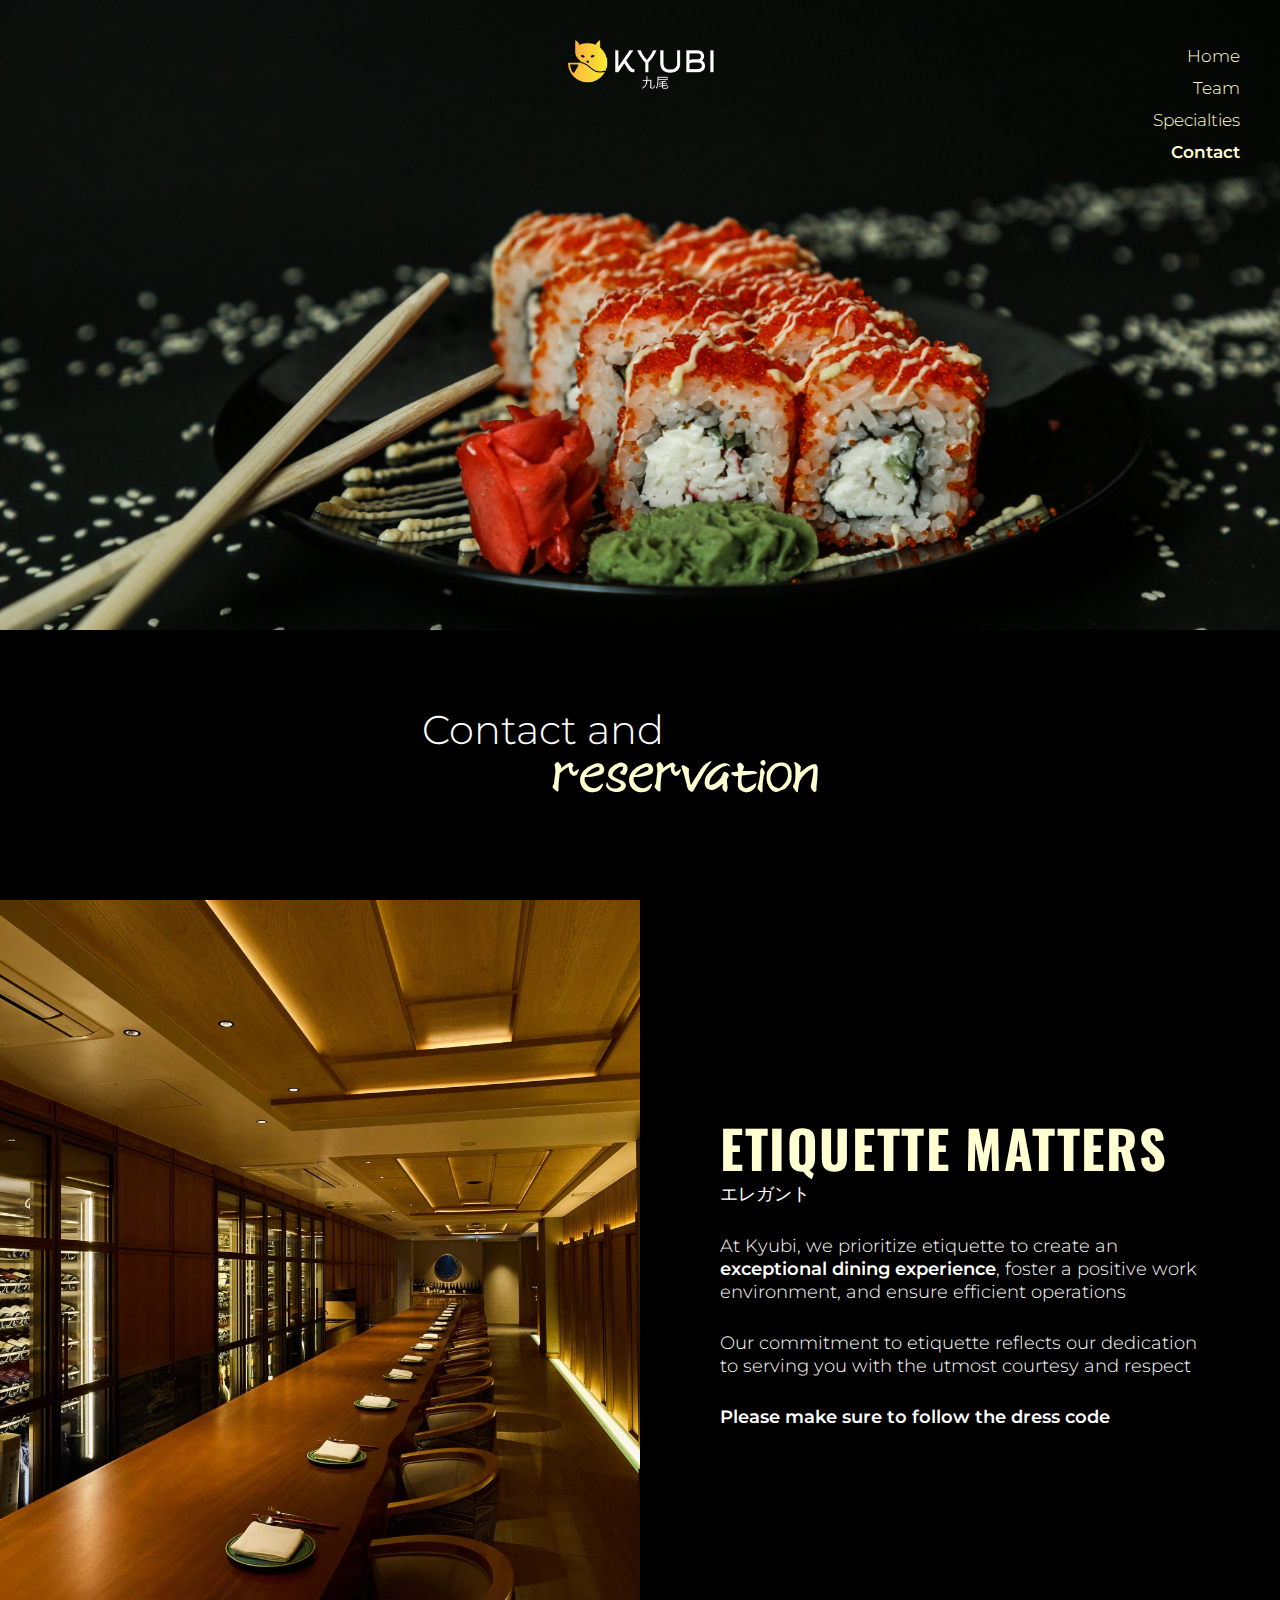
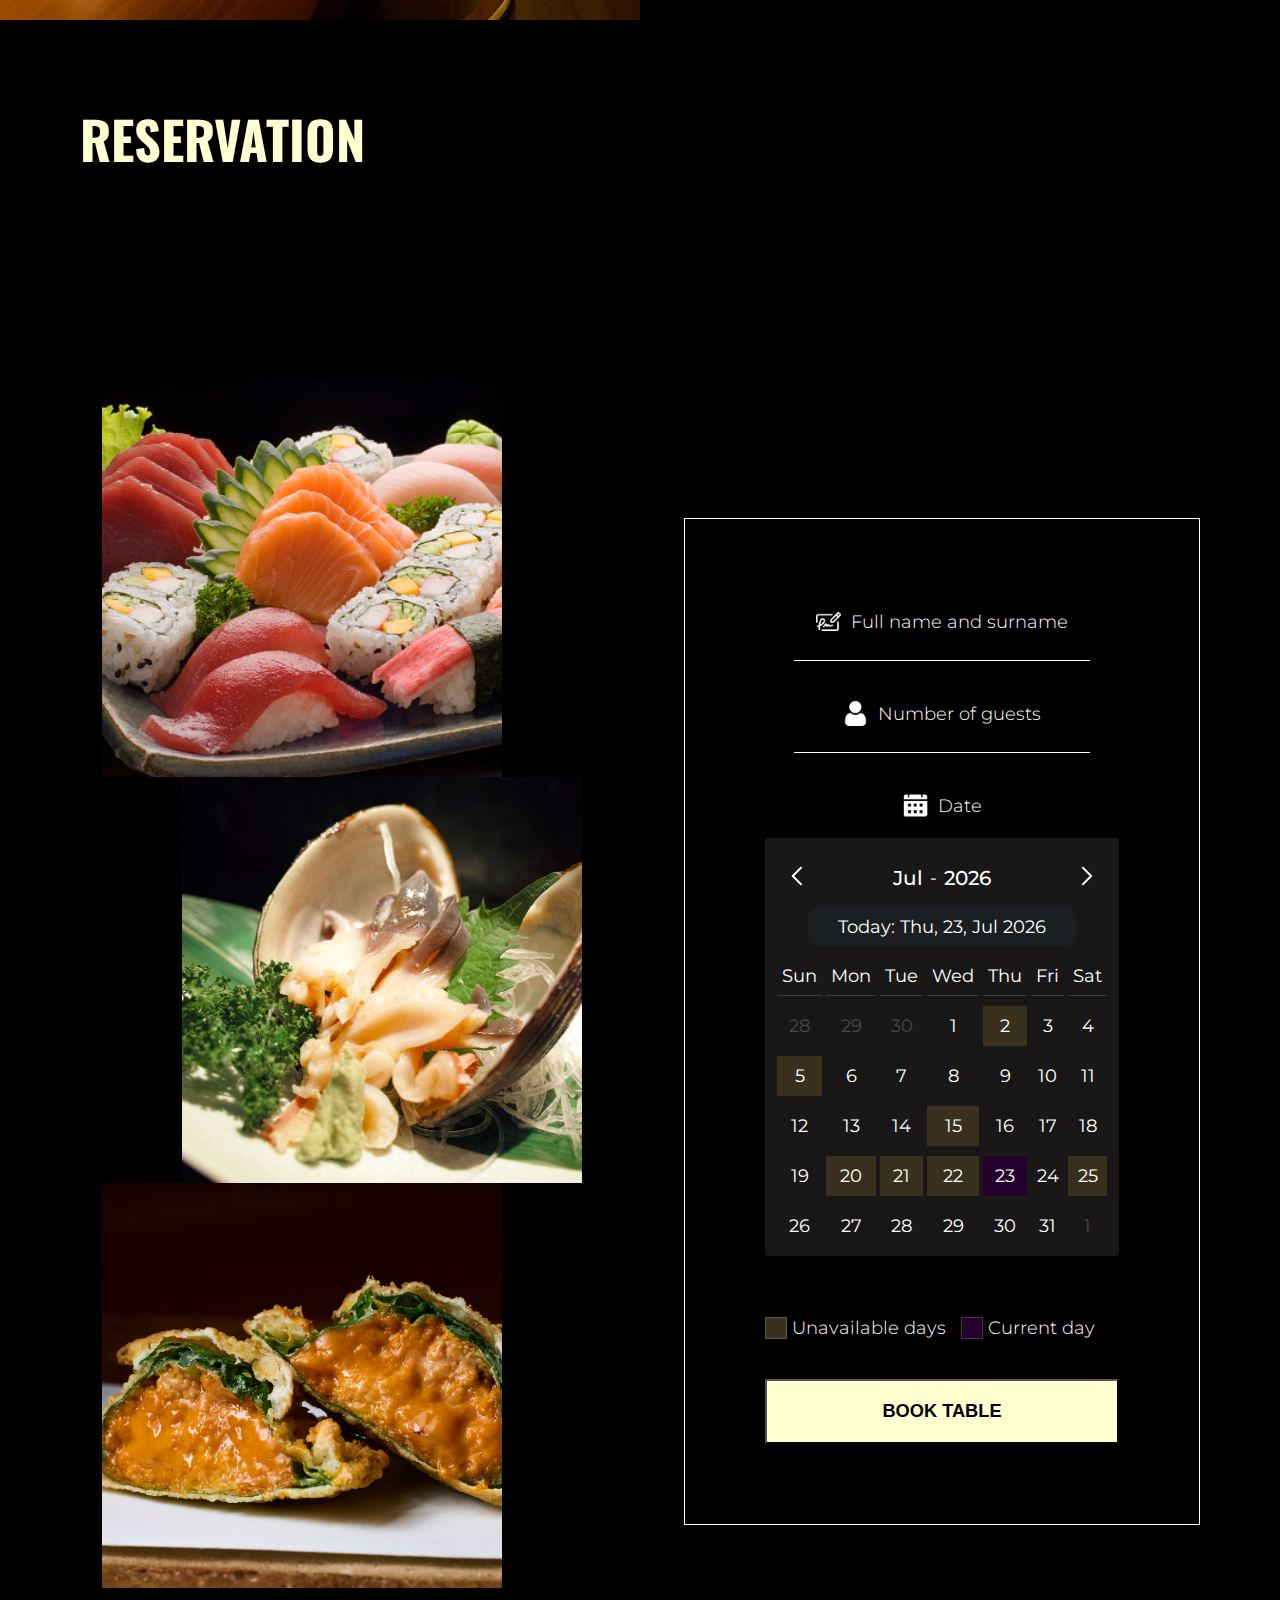
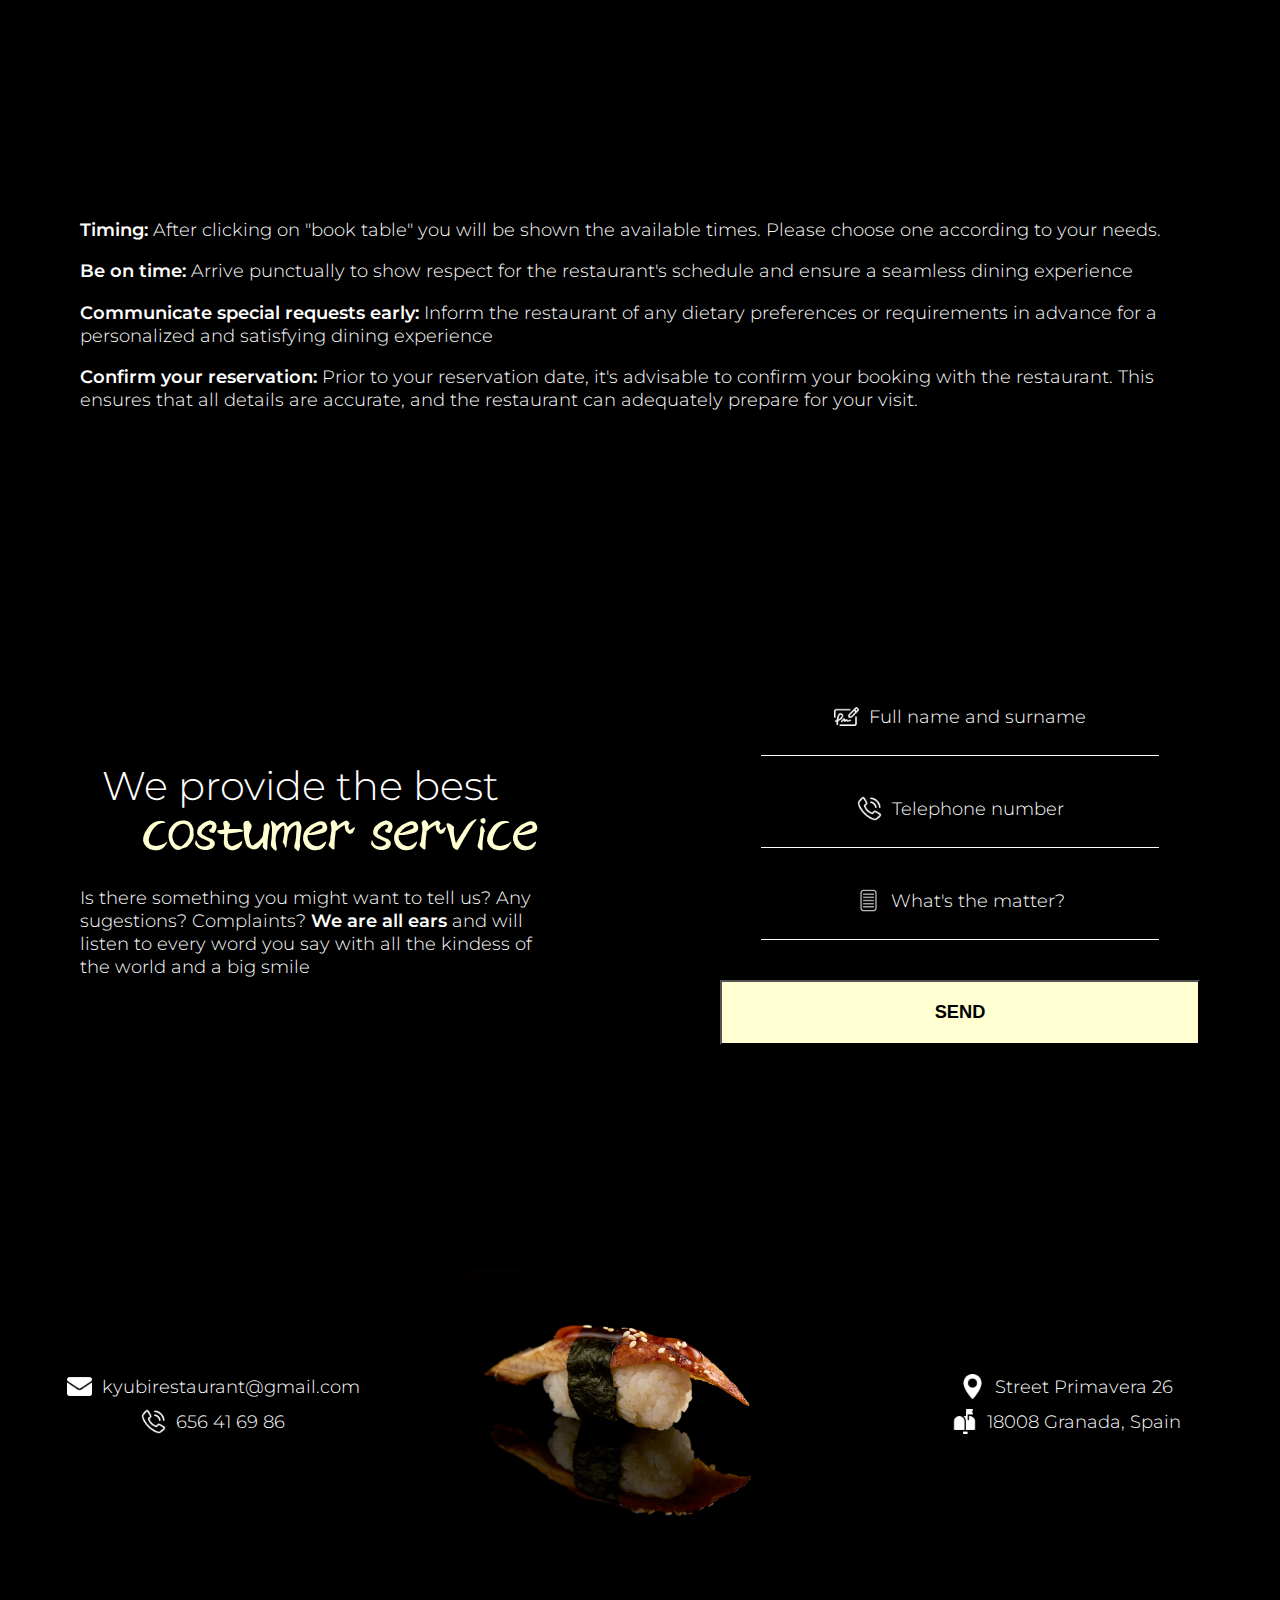
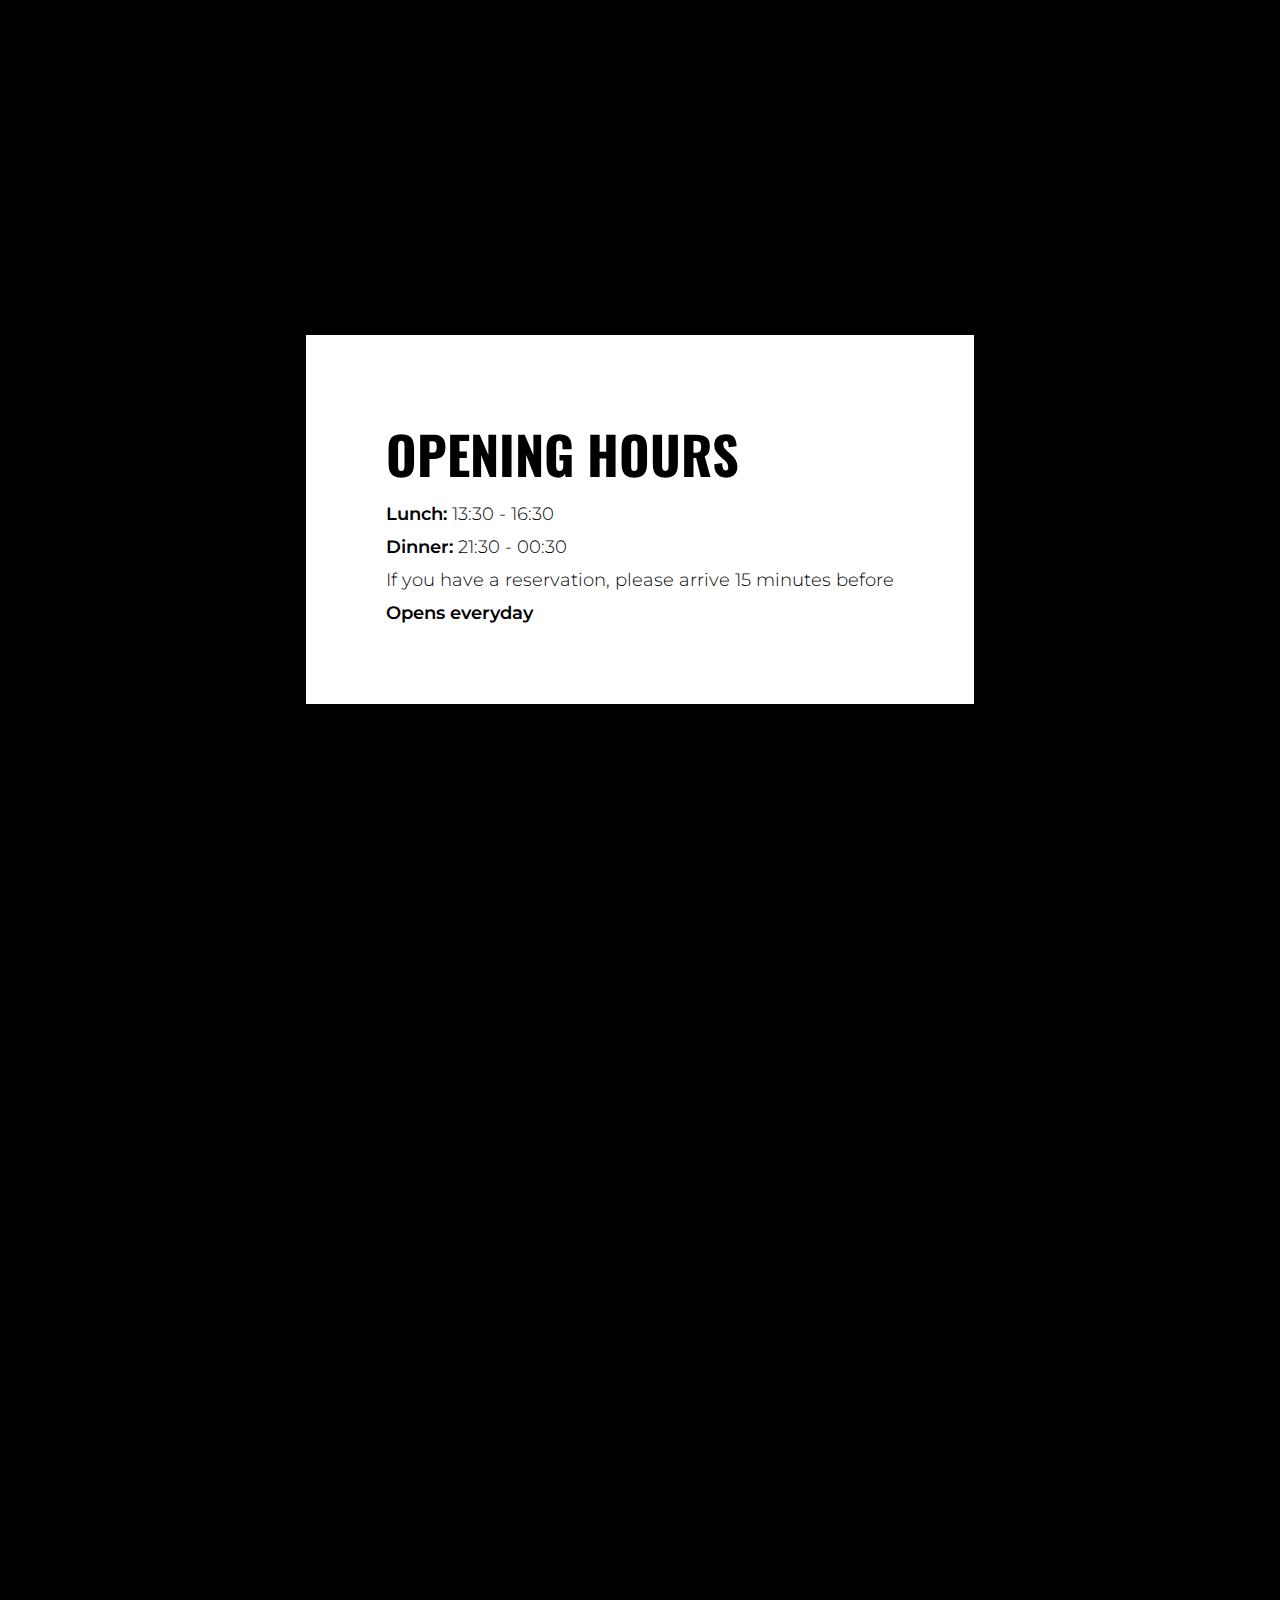
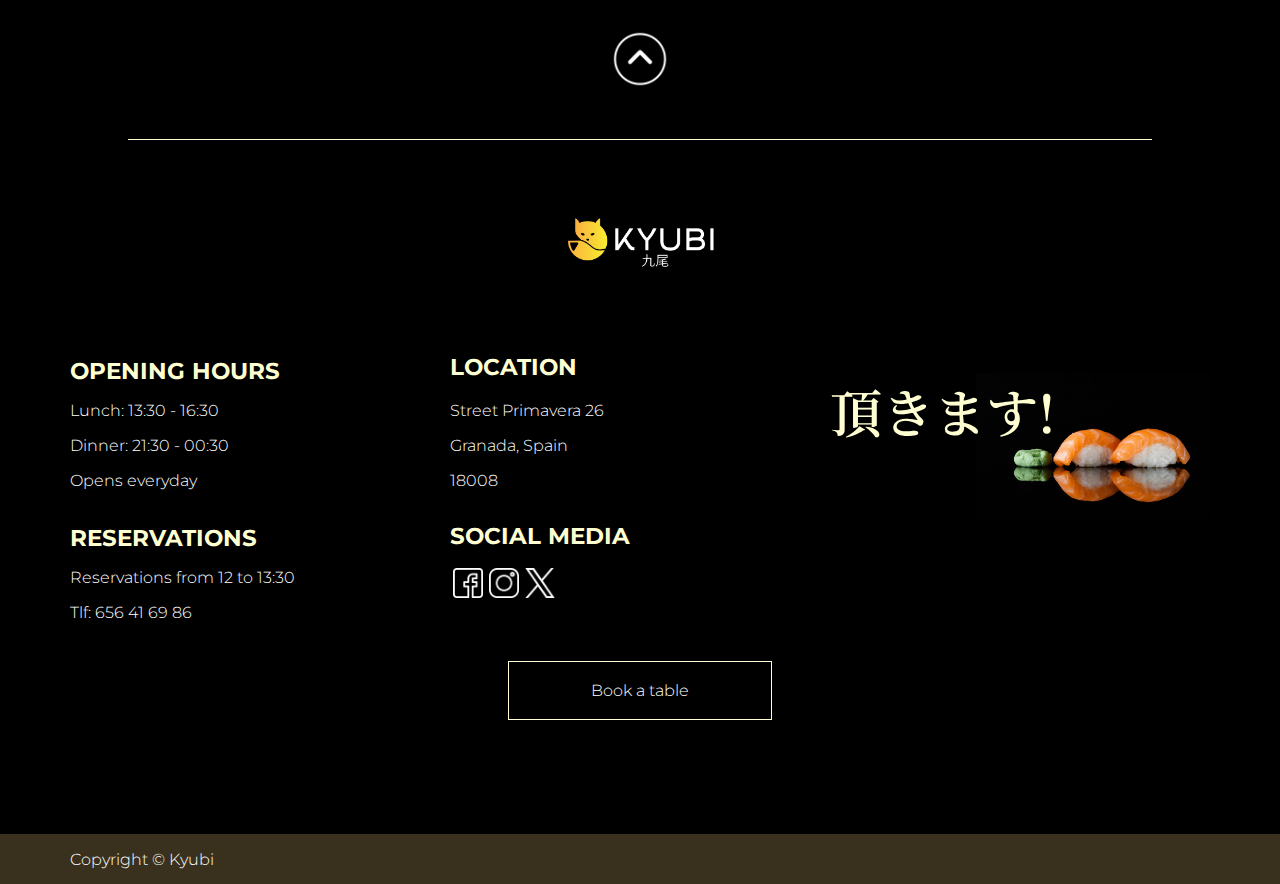
<file: web/contact.html>
<!DOCTYPE html>
<html lang="en">
<head>
    <meta charset="UTF-8">
    <meta name="viewport" content="width=device-width, initial-scale=1.0">
    <title>Menu</title>
    <link rel="stylesheet" href="css/mainStyle.css">
    <link rel="stylesheet" href="css/contact.css">
    <link rel="stylesheet" href="https://use.fontawesome.com/releases/v5.12.1/css/all.css" crossorigin="anonymous">
</head>
<body>
    
    <div class="hero-container" id="hero-container">
        <div class="hero">

            <nav id="#main_menu">
                <div class="nav-part">
                    <div class="empty"></div>
                </div>
                <div class="nav-part">
                    <div class="logo-container"><div class="logo"></div></div>
                </div>
                <div class="nav-part">
                    <div class="nav-links" id="myTopNav">
                        <ul>
                            <li><a href="index.html">Home</a></li>
                            <li><a href="team.html">Team</a></li>
                            <li><a href="menu.html ">Specialties</a></li>
                            <li><a href="contact.html">Contact</a></li>
                        </ul>
                    </div>
                </div>
            </nav>

            <div class="collapsed-menu">
                <input type="checkbox" id="hamburger-input" class="burger-shower" />
                <label id="hamburger-menu" for="hamburger-input">
                    <div class="line"></div>
                    <div class="line"></div>
                    <div class="line"></div>
                <nav id="sidebar-menu">
                    <ul>
                        <i class="fa fa-times" aria-hidden="true"></i>
                        <li><a href="index.html">Home</a></li>
                        <li><a href="team.html">Team</a></li>
                        <li><a href="menu.html ">Specialties</a></li>
                        <li><a href="contact.html">Contact</a></li>
                    </ul>
                </nav>
                </label>
                <div class="overlay"></div>
            </div>
    
        </div>

        <div class="text-hero">
            <div class="texts">
                <p>Contact and</p>
                <p>reservation</p>
            </div>
        </div>

    </div>

    
   
    <!-- etiquette matters -->

    <div class="etiquette-container">

        <div class="etiquette">

            <div class="etiquette-part">
                <h1>Etiquette matters</h1>
                <p>エレガント</p>
                <p>At Kyubi, we prioritize etiquette to create an <span>exceptional dining experience</span>, foster a positive work environment, and ensure efficient operations</p>
                <p>Our commitment to etiquette reflects our dedication to serving you with the utmost courtesy and 
                    respect</p>
                <p>Please make sure to follow the dress code</p>
            </div>

            <div class="etiquette-part">
                <div class="etiquette-image"></div>
            </div>

        </div>
    </div>

    <!-- revervation -->

    <div class="reservation-container">
        <h1>Reservation</h1>
        <div class="reservation">
            
            <div class="reservation-part">
                <div class="reservation-photos">
                    <div class="photo-res"></div>
                    <div class="photo-res"></div>
                    <div class="photo-res"></div>
                </div>
            </div>

            <div class="reservation-part">

                <div class="reservation-content">
                    <div class="reservation-form">

                        <form action="">

                            <div class="form-part">

                                <div class="text-form">

                                    <div class="icon"></div>
                                <label for="name">Full name and surname</label>

                                </div>

                                <div class="input">
                                    <input type="text" id="name" name="name">
                                </div>

                            </div>

                            <div class="form-part">

                                <div class="text-form">

                                    <div class="icon-person"></div>
                                        <label for="name">Number of guests</label>

                                     </div>

                                    <div class="input">
                                        <input type="number" id="name" name="name">
                                    </div>
                                
                            </div>

                            <div class="form-part">

                                <div class="text-form">

                                    <div class="icon-map"></div>
                                    <label for="name">Date</label>

                                </div>

                                <div class="calendar"></div>

                                

                            </div>
                            

                            
                            <div class="days">
                                <div class="unavailable-days">
                                    <div class="color unavailable"></div>
                                    <div class="text">Unavailable days</div>
                                </div>
                                <div class="current-days">
                                    <div class="color current"></div>
                                    <div class="text">Current day</div>
                                </div>
                            </div>
                            
                            <input type="submit" value="Book table">

                            
                          </form> 
                          
                    </div>
                </div>

            </div>

        </div>
    </div>

    <div class="reservation-notes">
        <p><span>Timing: </span>After clicking on "book table" you will be shown the available times. Please choose one according to your needs.</p>
        <p><span>Be on time: </span>Arrive punctually to show respect for the restaurant's schedule and ensure a seamless dining experience</p>
        <p><span>Communicate special requests early: </span> Inform the restaurant of any dietary preferences or requirements in advance for a personalized and satisfying dining experience</p>
        <p><span>Confirm your reservation: </span>Prior to your reservation date, it's advisable to confirm your booking with the restaurant. This ensures that all details are accurate, and the restaurant can adequately prepare for your visit.</p>
    </div>

    <!-- Costumer service -->

    <div class="costumer-service-container">

        <div class="costumer-service">

            <div class="costumer-service-part">
                <div class="text-costumer">
                    <div class="texts-costumer">
                        <p>We provide the best</p>
                        <p>costumer service</p>
                    </div>
                    <div class="description-costumer">Is there something you might want to tell us? Any sugestions? 
                        Complaints? <span>We are all ears</span> and will listen to every word you 
                        say with all the kindess of the world and a big smile</div>
                </div>
            </div>

            <div class="costumer-service-part">

                <form class ="costumer-form" action="">

                    <div class="form-part">

                        <div class="text-form">

                            <div class="icon-costumer"></div>
                        <label for="name">Full name and surname</label>

                        </div>

                        <div class="input">
                            <input type="text" id="name" name="name">
                        </div>

                    </div>

                    <div class="form-part">

                        <div class="text-form">

                            <div class="icon-costumer-tfn"></div>
                        <label for="name">Telephone number</label>

                        </div>

                        <div class="input">
                            <input type="text" id="name" name="name">
                        </div>

                    </div>

                    <div class="form-part">

                        <div class="text-form">

                            <div class="icon-costumer-matter"></div>
                        <label for="name">What's the matter?</label>

                        </div>

                        <div class="input">
                            <input type="text" id="name" name="name">
                        </div>

                    </div>

                    <input type="submit" value="SEND">
                    
                    </form>
            </div>

        </div>

    </div>

    <div class="ways-contact-container">

        <div class="ways-contact">

            <div class="ways-contact-part">

                <div class="row">
                    <div class="row-photo-mail"></div>
                    <div class="row-text">kyubirestaurant@gmail.com</div>
                </div>

                <div class="row">
                    <div class="row-photo-tfn"></div>
                    <div class="row-text">656 41 69 86</div>
                </div>

            </div>

            <div class="ways-contact-part">
                <div class="ways-contact-photo"></div>
            </div>

            <div class="ways-contact-part">

                <div class="row">
                    <div class="row-photo-location"></div>
                    <div class="row-text">Street Primavera 26</div>
                </div>

                <div class="row">
                    <div class="row-photo-direction"></div>
                    <div class="row-text">18008 Granada, Spain</div>
                </div>

            </div>

        </div>

    </div>

     <!-- schedule -->

    <div class="schedule-container">
        <div class="schedule">

            <div class="schedule-part">
                <div class="schedule-empty"></div>
            </div>
           
            <div class="schedule-part">
                <div class="schedule-text">
                    <h1>Opening hours</h1>
                      <p><span>Lunch:</span> 13:30 - 16:30</p>
                      <p><span>Dinner:</span> 21:30 - 00:30</p>
                      <p>If you have a reservation, please arrive 15 minutes before</p>
                      <p><span>Opens everyday</span></p>
                </div>
            </div>

             <div class="schedule-part">
                <div class="schedule-empty"></div>
            </div>

        </div>
    </div>

      <!-- iframe -->

      <div class="iframe-container">
        <iframe class ="map-iframe" src="https://www.google.com/maps/embed?pb=!1m18!1m12!1m3!1d3179.6414244026196!2d-3.5937645886141394!3d37.161224872030296!2m3!1f0!2f0!3f0!3m2!1i1024!2i768!4f13.1!3m3!1m2!1s0xd71fca6107464e5%3A0x5cc395f96e47c0d9!2sIES%20Zaid%C3%ADn%20Vergeles!5e0!3m2!1sen!2ses!4v1699618367298!5m2!1sen!2ses" width="600" height="540" style="border:0;" allowfullscreen="" loading="lazy" referrerpolicy="no-referrer-when-downgrade"></iframe>
    </div>


       <!-- footer -->

    <div class="arrow-up">
      <div class="img-arrow"><a href="#hero-container"><img src="./assets/photos/flechaarriba.png" alt="arrow to go up"></a></div>
  </div>
  
  <footer>
      
      <div class="logo-footer">
          <img src="./assets/photos/logo.png" alt="logo">
      </div>

      <div class="footer-content">

          <div class="footer-part">
              <div class="opening-hours">
                  <h1>Opening hours</h1>
                  <p>Lunch: 13:30 - 16:30</p>
                  <p>Dinner: 21:30 - 00:30</p>
                  <p>Opens everyday</p>
              </div>
              <div class="reservations">
                  <h1>Reservations</h1>
                  <p>Reservations from 12 to 13:30</p>
                  <p>Tlf: 656 41 69 86</p>
              </div>
          </div>

          <div class="footer-part">
              <div class="location">
                  <h1>Location</h1>
                  <p>Street Primavera 26</p>
                  <p>Granada, Spain</p>
                  <p>18008</p>
              </div>

              <div class="social-media-container">
                  <h1>Social media</h1>
                  <div class="social-media-icons">
                      <div class="facebook"><a href=""><img src="./assets/photos/facebook.png" alt="facebook"></a></div>
                      <div class="instagram"><a href=""><img src="./assets/photos/instagram.png" alt="instagram"></a></div>
                      <div class="x"><a href=""><img src="./assets/photos/twitter.png" alt="x"></a></div>
                  </div>
              </div>

          </div>

          <div class="footer-part">
              <div class="nav-footer">

                  <div class="itadakimasu">
                      <h1>頂きます!</h1>
                  </div>

              </div>
          </div>

      </div>

      <div class="reserve-button">
        <p><a href="contact.html">Book a table</a></p>
    </div>

  </footer>

  <div class="copyright">
    <div class="text-copyright">
        <p>Copyright © Kyubi</p>
    </div>
  </div>

  <script src="js/js.js"></script>
</body>
</html>
</file>
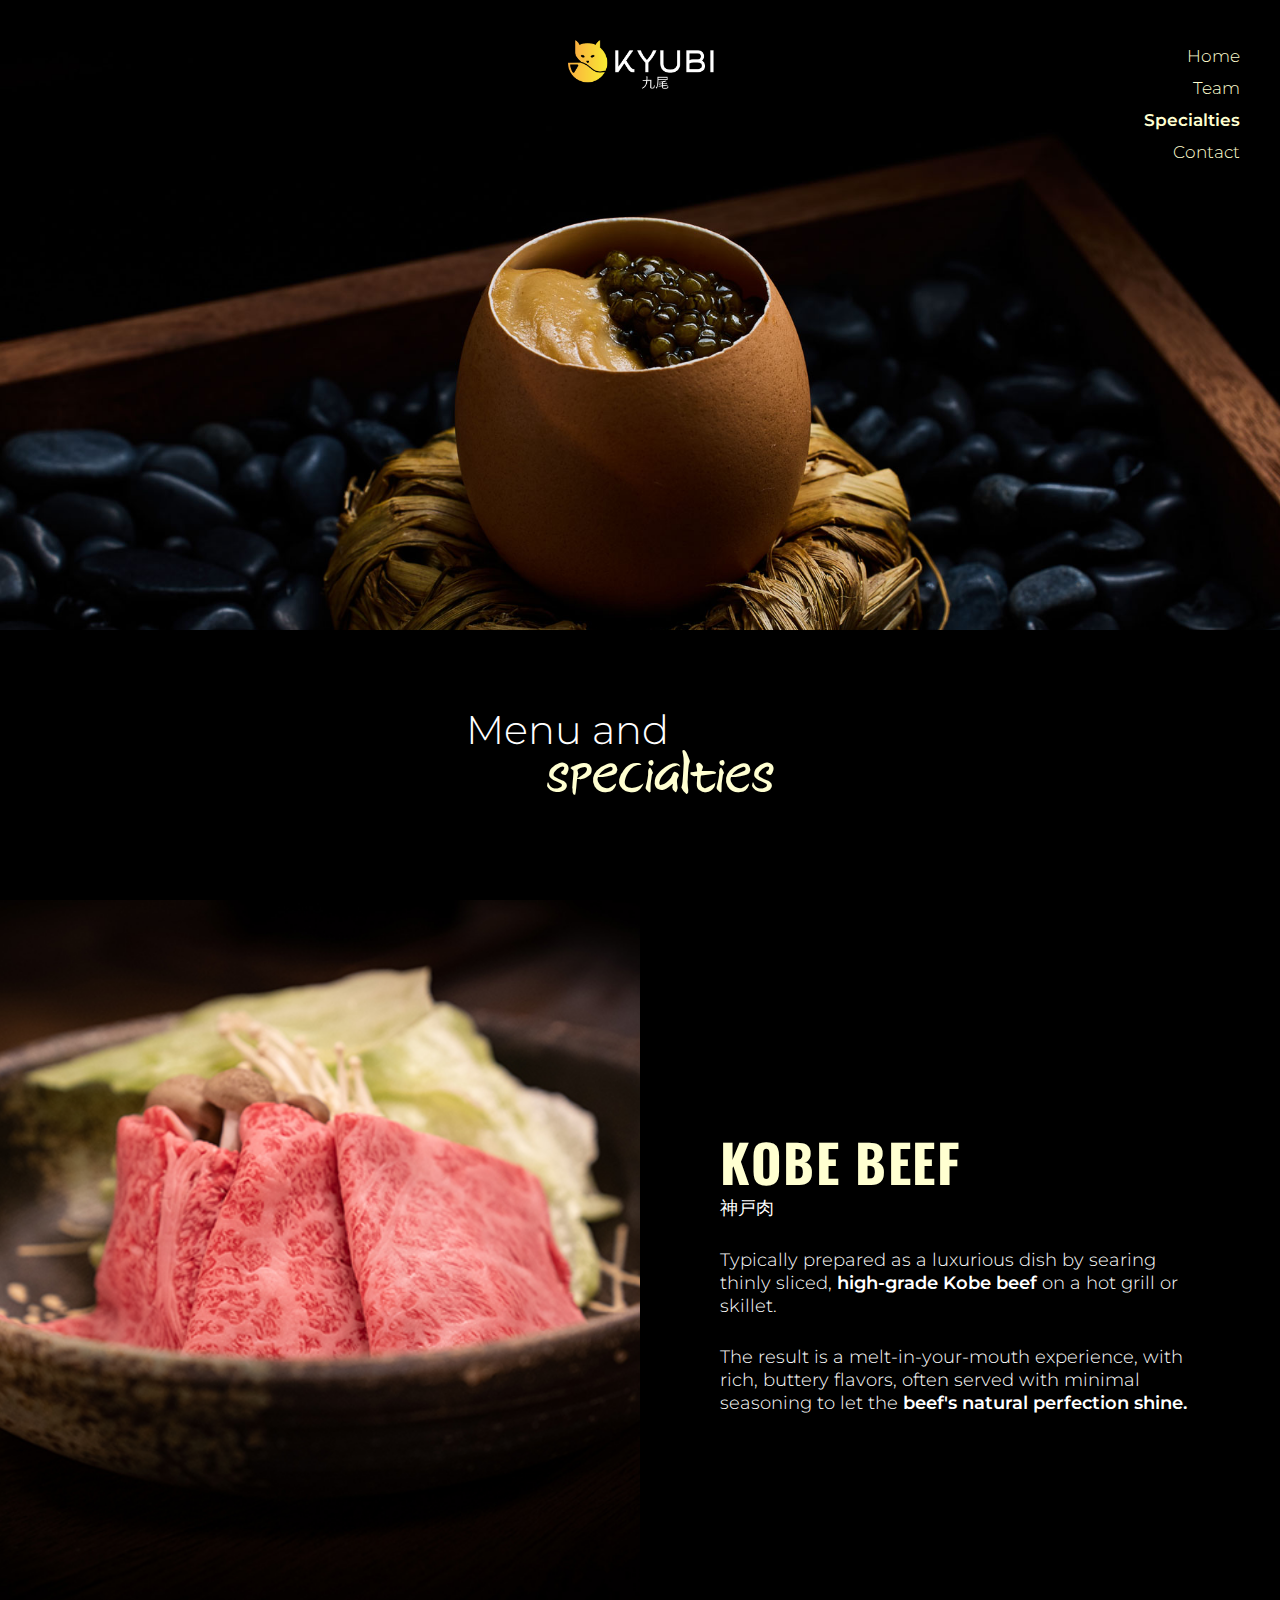
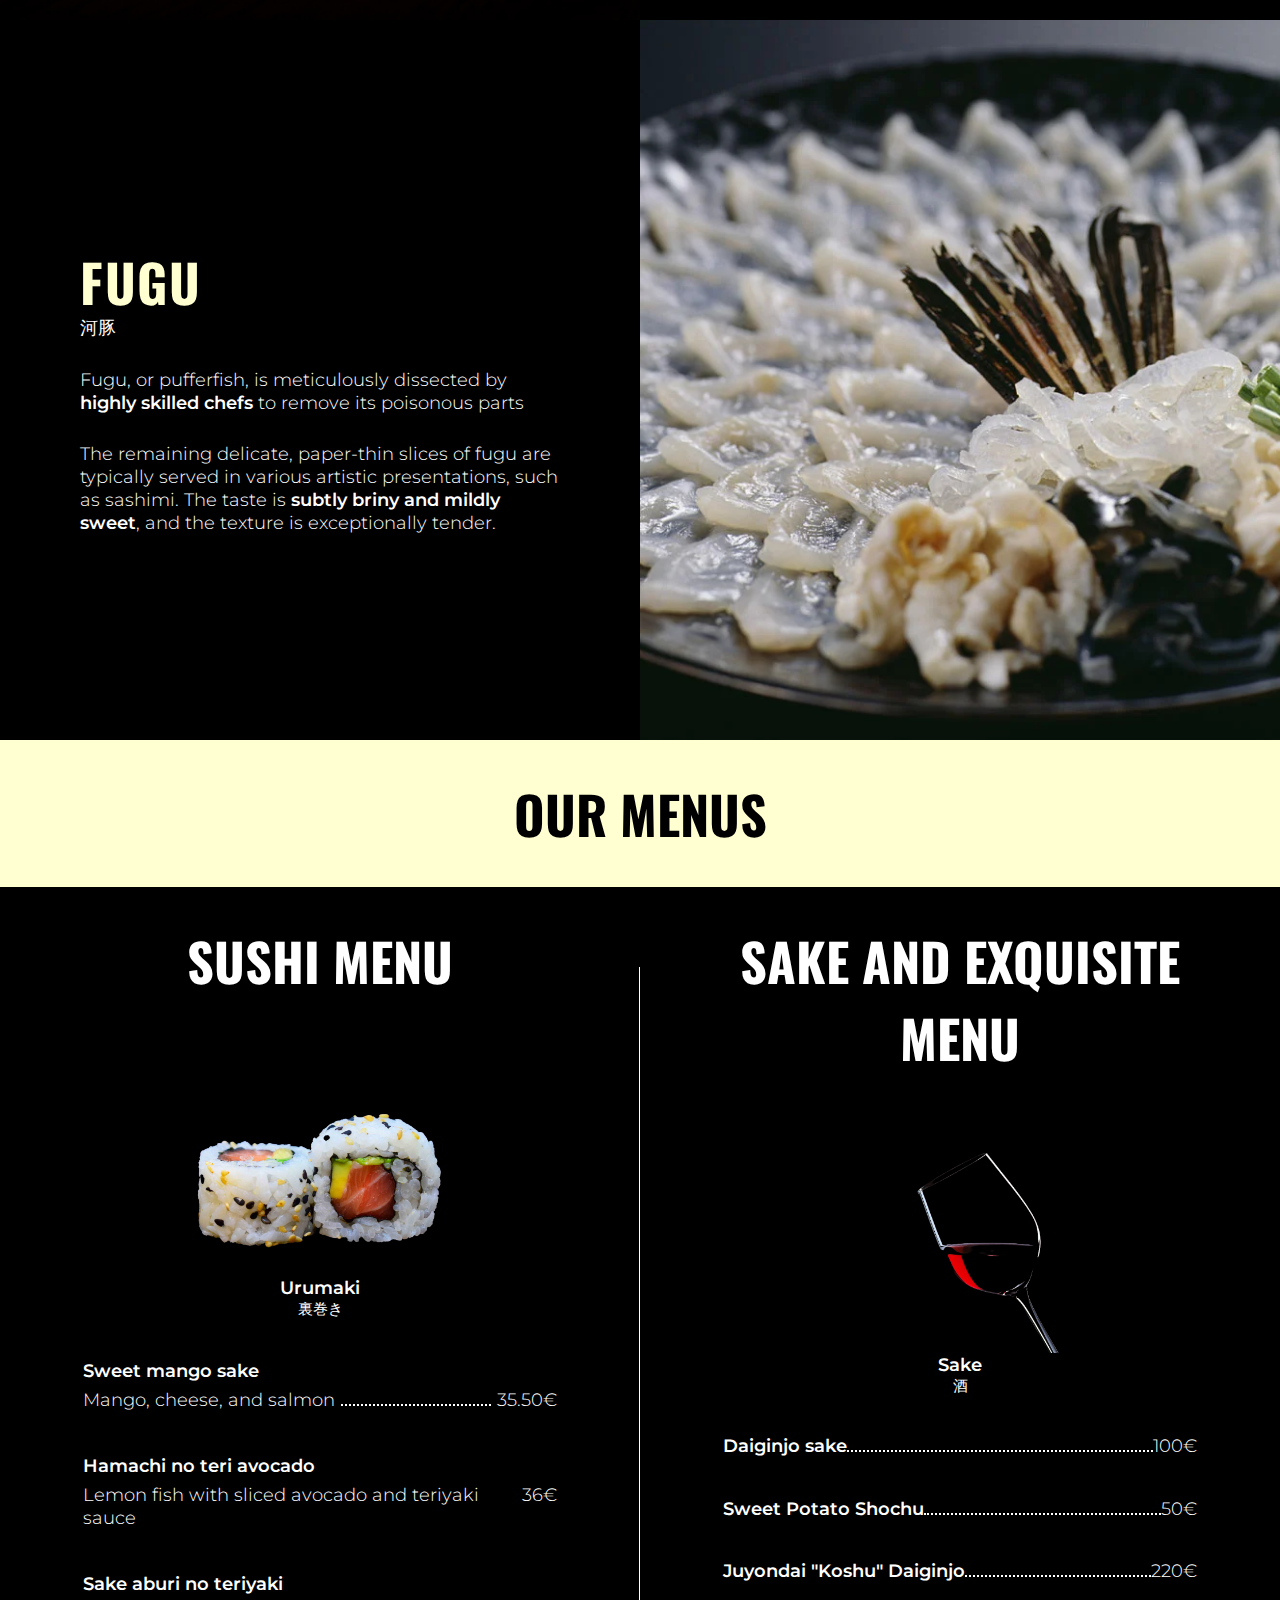
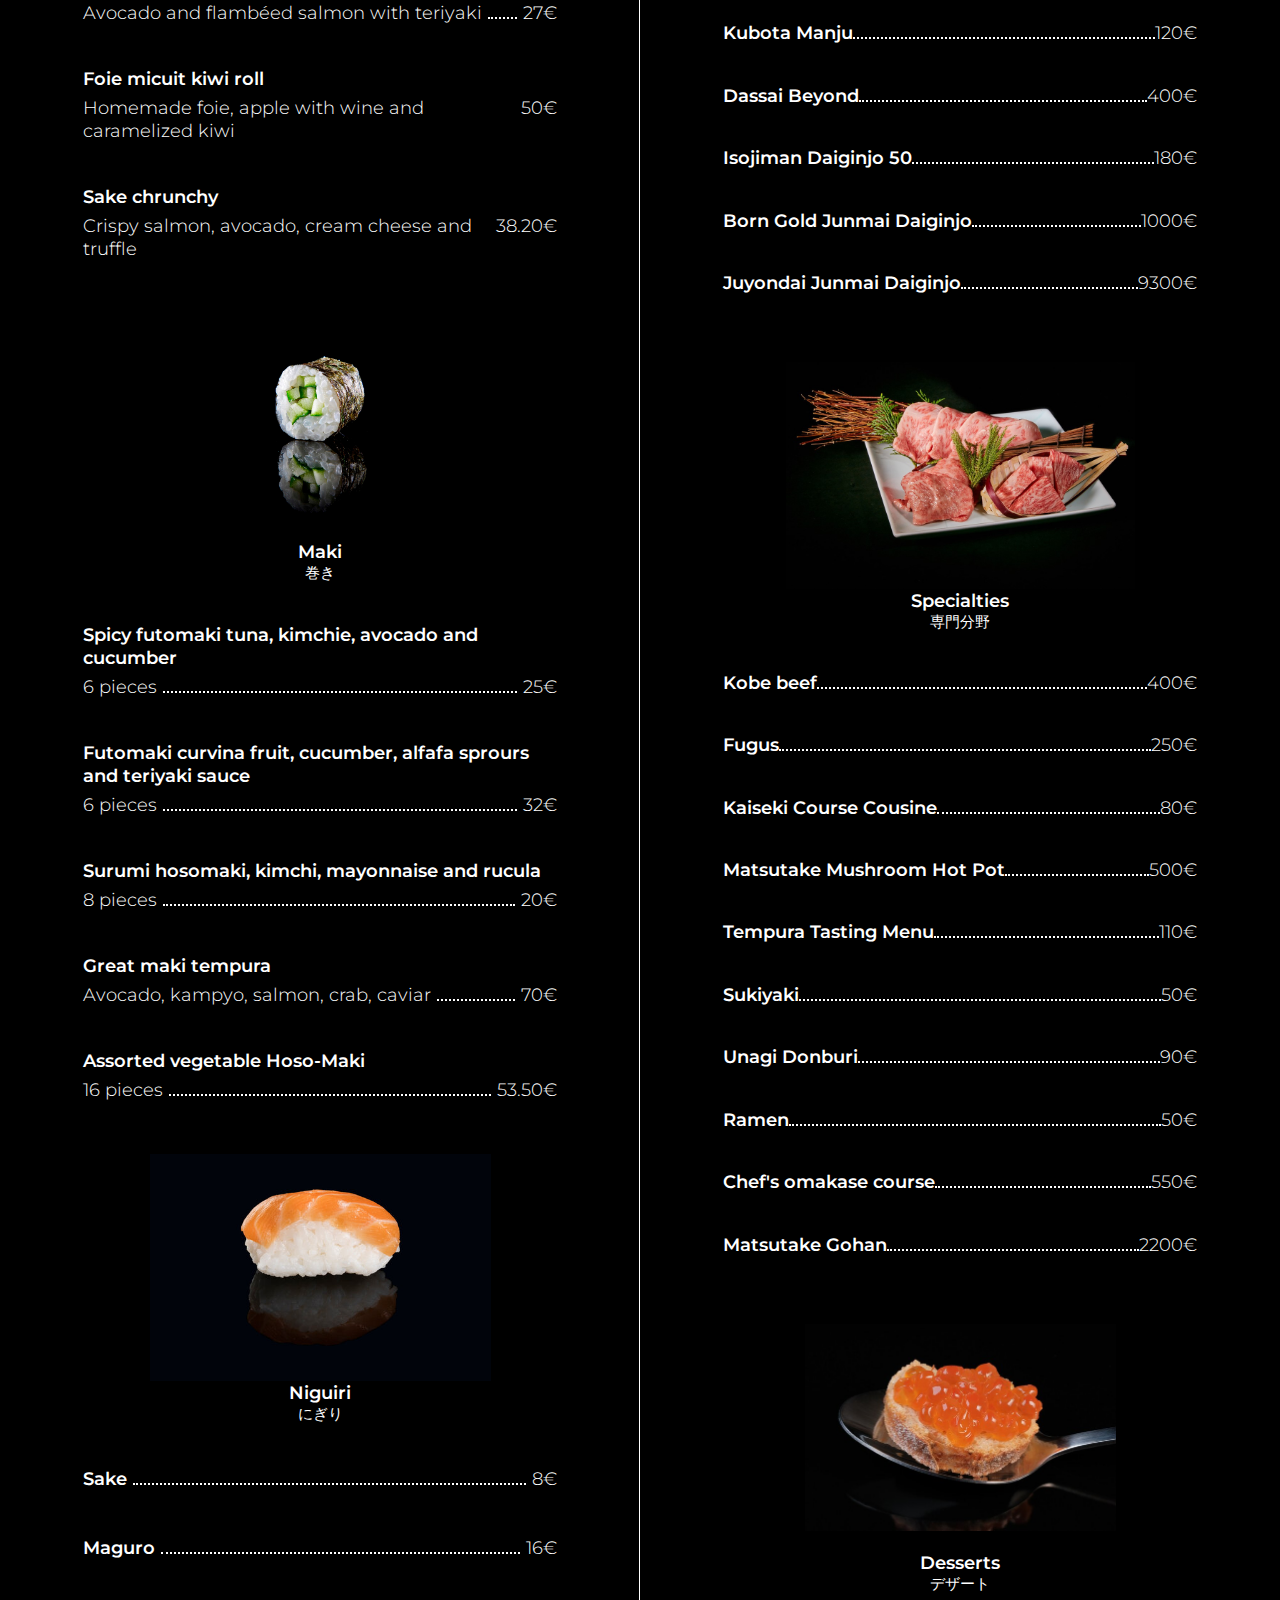
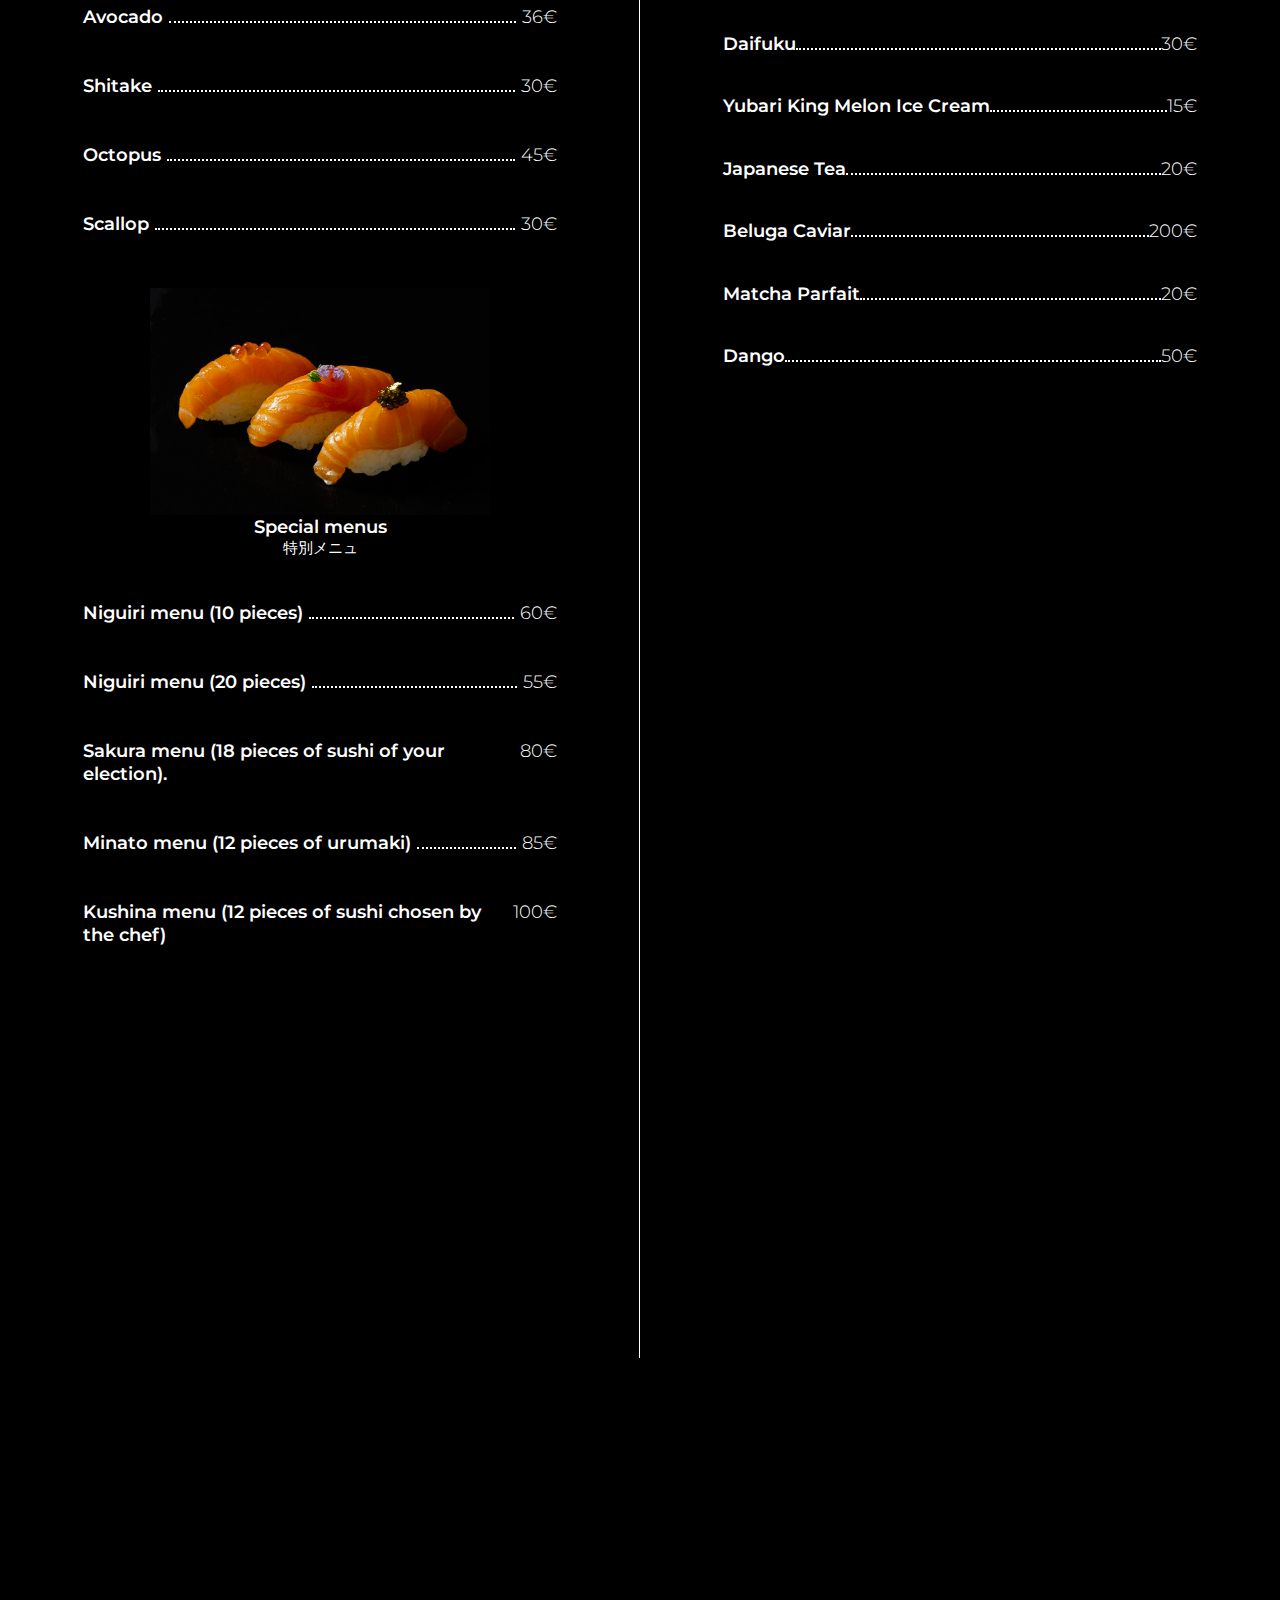
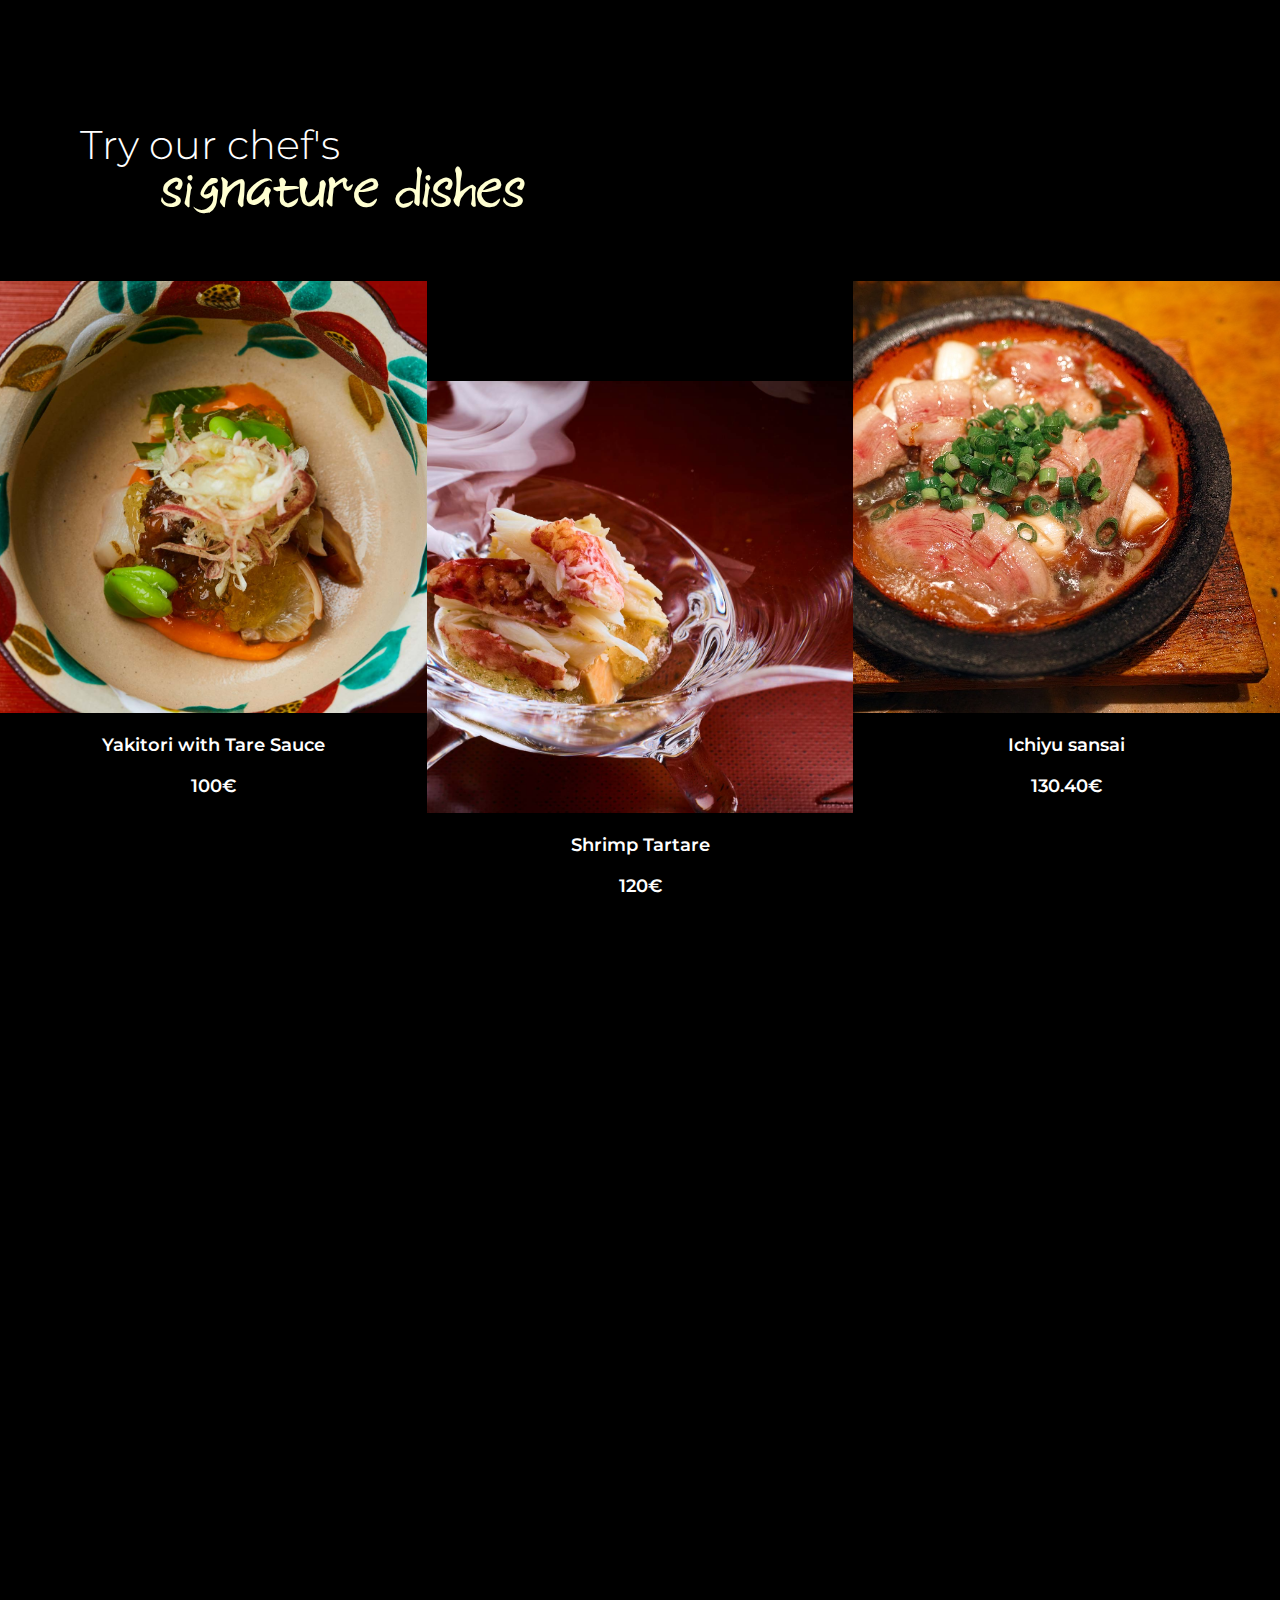
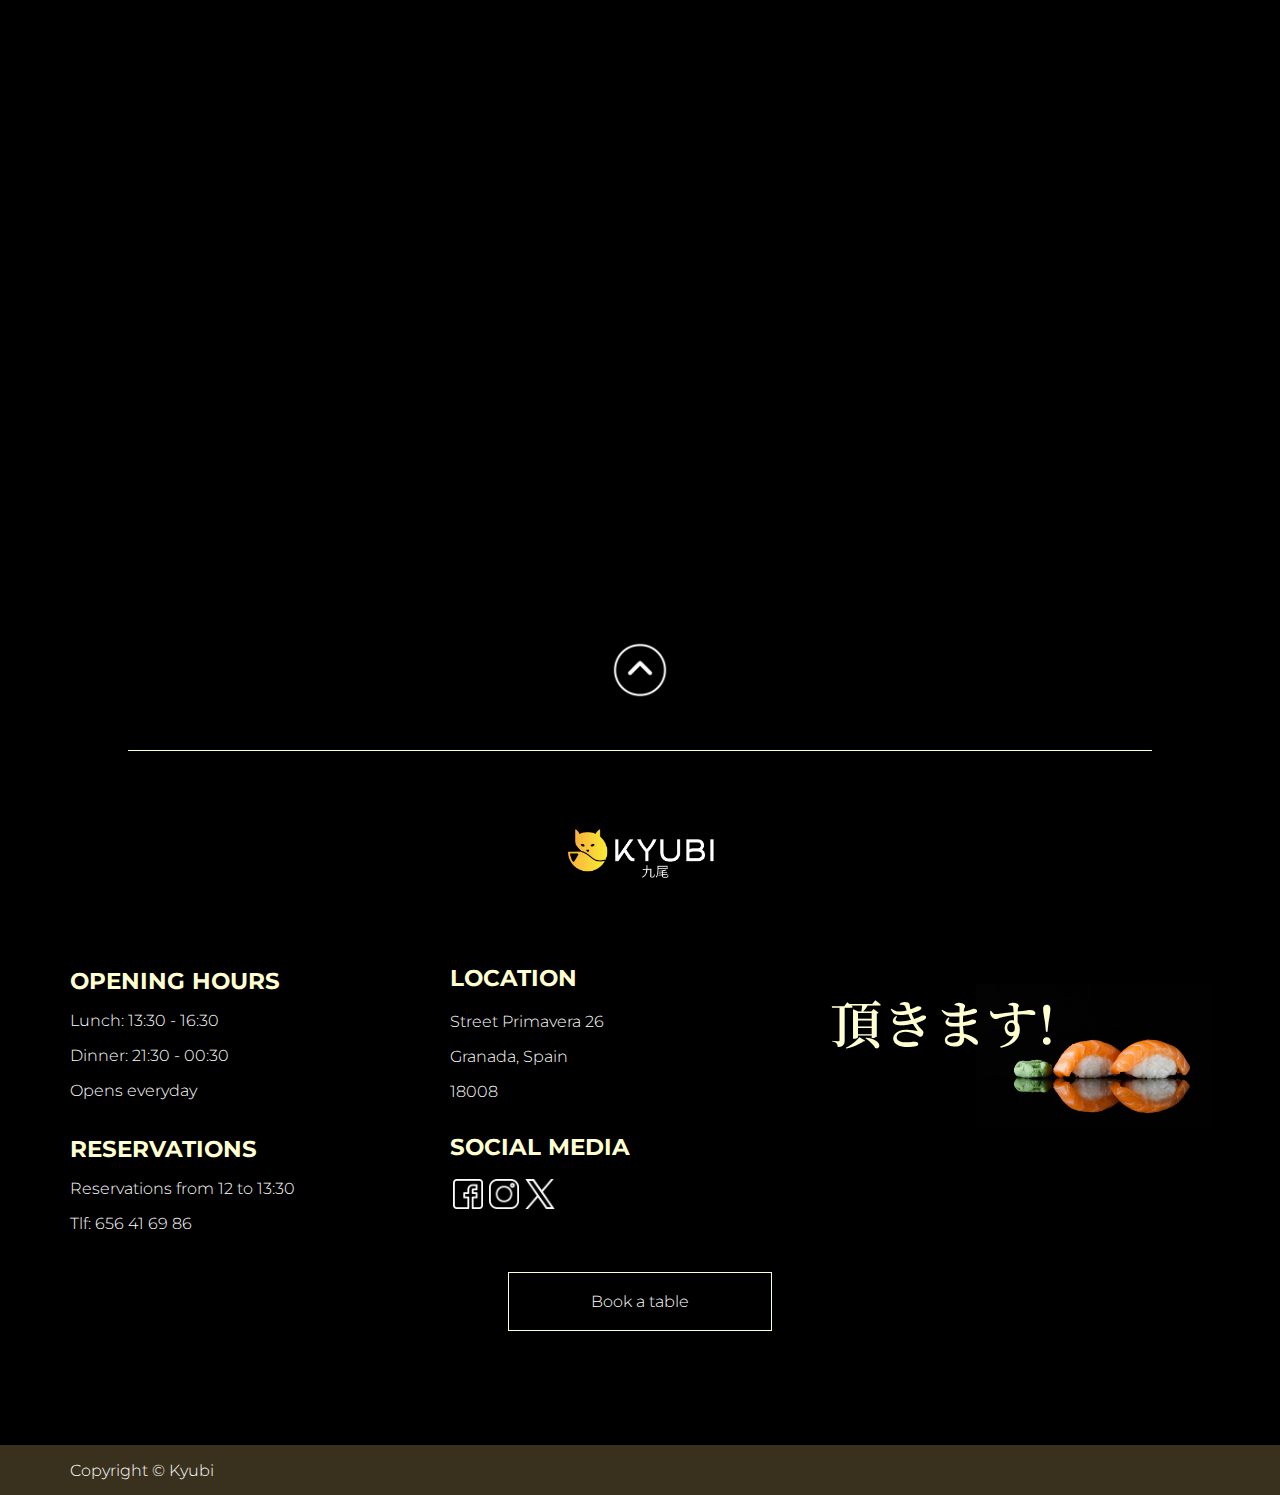
<file: web/menu.html>
<!DOCTYPE html>
<html lang="en">
<head>
    <meta charset="UTF-8">
    <meta name="viewport" content="width=device-width, initial-scale=1.0">
    <title>Menu</title>
    <link rel="stylesheet" href="css/mainStyle.css">
    <link rel="stylesheet" href="css/menu.css">
    <link rel="stylesheet" href="https://use.fontawesome.com/releases/v5.12.1/css/all.css" crossorigin="anonymous">
</head>
<body>
    
    <div class="hero-container" id="hero-container">
        <div class="hero">

          <nav id="#main_menu">
            <div class="nav-part">
                <div class="empty"></div>
            </div>
            <div class="nav-part">
                <div class="logo-container"><div class="logo"></div></div>
            </div>
            <div class="nav-part">
                <div class="nav-links" id="myTopNav">
                    <ul>
                        <li><a href="index.html">Home</a></li>
                        <li><a href="team.html">Team</a></li>
                        <li><a href="menu.html ">Specialties</a></li>
                        <li><a href="contact.html">Contact</a></li>
                    </ul>
                </div>
            </div>
        </nav>

        <div class="collapsed-menu">
            <input type="checkbox" id="hamburger-input" class="burger-shower" />
            <label id="hamburger-menu" for="hamburger-input">
                <div class="line"></div>
                <div class="line"></div>
                <div class="line"></div>
            <nav id="sidebar-menu">
                <ul>
                    <i class="fa fa-times" aria-hidden="true"></i>
                    <li><a href="index.html">Home</a></li>
                    <li><a href="team.html">Team</a></li>
                    <li><a href="menu.html ">Specialties</a></li>
                    <li><a href="contact.html">Contact</a></li>
                </ul>
            </nav>
            </label>
            <div class="overlay"></div>
        </div>
    
        </div>

        <div class="text-hero">
            <div class="texts">
                <p>Menu and</p>
                <p>specialties</p>
            </div>
        </div>

    </div>

    <!-- KOBE BEEF -->

    <div class="beef-container">

        <div class="beef">

            <div class="beef-part">
                <h1>kobe beef</h1>
                <p>神戸肉</p>
                <p>Typically prepared as a luxurious dish by searing 
                    thinly sliced, <span>high-grade Kobe beef</span> on a hot grill or 
                    skillet.</p>
                <p>The result is a melt-in-your-mouth experience, with 
                    rich, buttery flavors, often served with minimal seasoning to let the <span>beef's natural perfection shine.</span></p>
            </div>

            <div class="beef-part">
                <div class="beef-image"></div>
            </div>

        </div>
    </div>

    <!-- FUGUS -->

    <div class="fugu-container">

        <div class="fugu">

            <div class="fugu-part">
                <h1>FUGU</h1>
                <p>河豚</p>
                <p>Fugu, or pufferfish, is meticulously dissected by 
                    <span>highly skilled chefs</span> to remove its poisonous parts</p>
                <p>The remaining delicate, paper-thin slices of fugu are 
                    typically served in various artistic presentations, such 
                    as sashimi. The taste is <span>subtly briny and mildly 
                        sweet</span>, and the texture is exceptionally tender. </p>
            </div>

            <div class="fugu-part">
                <div class="fugu-image"></div>
            </div>

        </div>
    </div>

    <!-- MENU -->

    <div class="menu-container">
       

            <div class="title-menu">
                <h1>Our menus</h1>
            </div>

            <div class="menu">

                <div class="menu-part">
                    <div class="sushi-menu">
                        <h1>Sushi menu</h1>

                        <!-- URUMAKI  -->


                        <div class="sushi-intro">
                            <div class="sushi-intro-pic"></div>
                            <p class="title-sushi-intro">Urumaki</p>
                            <p>裏巻き</p>
                        </div>

                        <div class="item-sushi">
                            <p class="title-sushi">Sweet mango sake</p>
                            <div class="description-sushi">
                              <p>Mango, cheese, and salmon</p>
                              <p class="dotted-line"></p>
                              <p>35.50€</p>
                            </div>
                          </div>

                          <div class="item-sushi">
                            <p class="title-sushi">Hamachi no teri avocado</p>
                            <div class="description-sushi">
                              <p>Lemon fish with sliced avocado and teriyaki sauce</p>
                              <p class="dotted-line"></p>
                              <p>36€</p>
                            </div>
                          </div>

                          <div class="item-sushi">
                            <p class="title-sushi">Sake aburi no teriyaki</p>
                            <div class="description-sushi">
                              <p>Avocado and flambéed salmon with teriyaki</p>
                              <p class="dotted-line"></p>
                              <p>27€</p>
                            </div>
                          </div>

                          <div class="item-sushi">
                            <p class="title-sushi">Foie micuit kiwi roll</p>
                            <div class="description-sushi">
                              <p>Homemade foie, apple with wine and caramelized kiwi</p>
                              <p class="dotted-line"></p>
                              <p>50€</p>
                            </div>
                          </div>

                          <div class="item-sushi">
                            <p class="title-sushi">Sake chrunchy</p>
                            <div class="description-sushi">
                              <p>Crispy salmon, avocado, cream cheese and truffle</p>
                              <p class="dotted-line"></p>
                              <p>38.20€</p>
                            </div>
                          </div>

                          <!-- MAKI  -->

                          <div class="sushi-intro">
                            <div class="sushi-intro-pic-maki"></div>
                            <p class="title-sushi-intro">Maki</p>
                            <p>巻き</p>
                        </div>


                        <div class="item-sushi">
                            <p class="title-sushi">Spicy futomaki tuna, kimchie, avocado and
                                cucumber</p>
                            <div class="description-sushi">
                              <p>6 pieces</p>
                              <p class="dotted-line"></p>
                              <p>25€</p>
                            </div>
                          </div>

                          <div class="item-sushi">
                            <p class="title-sushi">Futomaki curvina fruit, cucumber, alfafa sprours 
                                and teriyaki sauce</p>
                            <div class="description-sushi">
                              <p>6 pieces</p>
                              <p class="dotted-line"></p>
                              <p>32€</p>
                            </div>
                          </div>

                          <div class="item-sushi">
                            <p class="title-sushi">Surumi hosomaki, kimchi, mayonnaise and rucula</p>
                            <div class="description-sushi">
                              <p>8 pieces</p>
                              <p class="dotted-line"></p>
                              <p>20€</p>
                            </div>
                          </div>

                          <div class="item-sushi">
                            <p class="title-sushi">Great maki tempura</p>
                            <div class="description-sushi">
                              <p>Avocado, kampyo, salmon, crab, caviar</p>
                              <p class="dotted-line"></p>
                              <p>70€</p>
                            </div>
                          </div>

                          <div class="item-sushi">
                            <p class="title-sushi">Assorted vegetable Hoso-Maki</p>
                            <div class="description-sushi">
                              <p>16 pieces</p>
                              <p class="dotted-line"></p>
                              <p>53.50€</p>
                            </div>
                          </div>

                          <!-- NIGUIRI -->

                          <div class="sushi-intro">
                            <div class="sushi-intro-pic-niguiri"></div>
                            <p class="title-sushi-intro">Niguiri</p>
                            <p>にぎり</p>
                        </div>

                        <div class="item-sushi">
                            <div class="description-sushi">
                              <p class="title-sushi">Sake</p>
                              <p class="dotted-line"></p>
                              <p>8€</p>
                            </div>
                        </div>

                        <div class="item-sushi">
                            <div class="description-sushi">
                              <p class="title-sushi">Maguro</p>
                              <p class="dotted-line"></p>
                              <p>16€</p>
                            </div>
                        </div>

                        <div class="item-sushi">
                            <div class="description-sushi">
                              <p class="title-sushi">Avocado</p>
                              <p class="dotted-line"></p>
                              <p>36€</p>
                            </div>
                        </div>

                        <div class="item-sushi">
                            <div class="description-sushi">
                              <p class="title-sushi">Shitake</p>
                              <p class="dotted-line"></p>
                              <p>30€</p>
                            </div>
                        </div>

                        <div class="item-sushi">
                            <div class="description-sushi">
                              <p class="title-sushi">Octopus</p>
                              <p class="dotted-line"></p>
                              <p>45€</p>
                            </div>
                        </div>

                        <div class="item-sushi">
                            <div class="description-sushi">
                              <p class="title-sushi">Scallop</p>
                              <p class="dotted-line"></p>
                              <p>30€</p>
                            </div>
                        </div>


                        <!-- SPECIAL MENUS -->

                        <div class="sushi-intro">
                            <div class="sushi-intro-pic-special"></div>
                            <p class="title-sushi-intro">Special menus</p>
                            <p>特別メニュ</p>
                        </div>

                        <div class="item-sushi">
                            <div class="description-sushi">
                              <p class="title-sushi">Niguiri menu (10 pieces)</p>
                              <p class="dotted-line"></p>
                              <p>60€</p>
                            </div>
                        </div>

                        <div class="item-sushi">
                            <div class="description-sushi">
                              <p class="title-sushi">Niguiri menu (20 pieces)</p>
                              <p class="dotted-line"></p>
                              <p>55€</p>
                            </div>
                        </div>

                        <div class="item-sushi">
                            <div class="description-sushi">
                              <p class="title-sushi">Sakura menu (18 pieces of sushi of your election).</p>
                              <p class="dotted-line"></p>
                              <p>80€</p>
                            </div>
                        </div>

                        <div class="item-sushi">
                            <div class="description-sushi">
                              <p class="title-sushi">Minato menu (12 pieces of urumaki)</p>
                              <p class="dotted-line"></p>
                              <p>85€</p>
                            </div>
                        </div>

                        <div class="item-sushi">
                            <div class="description-sushi">
                              <p class="title-sushi">Kushina menu (12 pieces of sushi chosen by the 
                                chef)</p>
                              <p class="dotted-line"></p>
                              <p>100€</p>
                            </div>
                        </div>


                    </div>
                </div>

                <div class="menu-part">
                  <div class="other-menu">

                    <!-- SAKE -->

                      <h1>Sake and exquisite menu</h1>
                      <div class="other-menu-intro">
                          <div class="other-menu-intro-pic-sake"></div>
                          <p class="title-other-intro">Sake</p>
                          <p>酒</p>
                      </div>
      
                      <div class="item-other">
                          <div class="description-other">
                              <p class="title-other">Daiginjo sake</p>
                              <p class="dotted-line"></p>
                              <p>100€</p>
                          </div>
                      </div>
      
                      <div class="item-other">
                          <div class="description-other">
                              <p class="title-other">Sweet Potato Shochu</p>
                              <p class="dotted-line"></p>
                              <p>50€</p>
                          </div>
                      </div>
      
                      <div class="item-other">
                          <div class="description-other">
                              <p class="title-other">Juyondai "Koshu" Daiginjo</p>
                              <p class="dotted-line"></p>
                              <p>220€</p>
                          </div>
                      </div>

                      
                      <div class="item-other">
                        <div class="description-other">
                            <p class="title-other">Kubota Manju</p>
                            <p class="dotted-line"></p>
                            <p>120€</p>
                        </div>
                      </div>

                    <div class="item-other">
                      <div class="description-other">
                          <p class="title-other">Dassai Beyond</p>
                          <p class="dotted-line"></p>
                          <p>400€</p>
                      </div>
                    </div>

                  <div class="item-other">
                    <div class="description-other">
                        <p class="title-other">Isojiman Daiginjo 50</p>
                        <p class="dotted-line"></p>
                        <p>180€</p>
                    </div>
                  </div>

                  <div class="item-other">
                    <div class="description-other">
                        <p class="title-other">Born Gold Junmai Daiginjo</p>
                        <p class="dotted-line"></p>
                        <p>1000€</p>
                    </div>
                  </div>

                  <div class="item-other">
                    <div class="description-other">
                        <p class="title-other">Juyondai Junmai Daiginjo</p>
                        <p class="dotted-line"></p>
                        <p>9300€</p>
                    </div>
                  </div>

                  <div class="other-menu-intro">
                      <div class="other-menu-intro-pic-dishes"></div>
                      <p class="title-other-intro">Specialties</p>
                      <p>専門分野</p>
                  </div>

                  <!-- VERY EXPENSIVE DISHES  -->


                  <div class="item-other">
                    <div class="description-other">
                        <p class="title-other">Kobe beef</p>
                        <p class="dotted-line"></p>
                        <p>400€</p>
                    </div>
                  </div>

                  <div class="item-other">
                    <div class="description-other">
                        <p class="title-other">Fugus</p>
                        <p class="dotted-line"></p>
                        <p>250€</p>
                    </div>
                  </div>

                  <div class="item-other">
                    <div class="description-other">
                        <p class="title-other">Kaiseki Course Cousine</p>
                        <p class="dotted-line"></p>
                        <p>80€</p>
                    </div>
                  </div>

                  <div class="item-other">
                    <div class="description-other">
                        <p class="title-other">Matsutake Mushroom Hot Pot</p>
                        <p class="dotted-line"></p>
                        <p>500€</p>
                    </div>
                  </div>

                  <div class="item-other">
                    <div class="description-other">
                        <p class="title-other">Tempura Tasting Menu</p>
                        <p class="dotted-line"></p>
                        <p>110€</p>
                    </div>
                  </div>

                  <div class="item-other">
                    <div class="description-other">
                        <p class="title-other">Sukiyaki</p>
                        <p class="dotted-line"></p>
                        <p>50€</p>
                    </div>
                  </div>

                  <div class="item-other">
                    <div class="description-other">
                        <p class="title-other">Unagi Donburi</p>
                        <p class="dotted-line"></p>
                        <p>90€</p>
                    </div>
                  </div>


                  <div class="item-other">
                    <div class="description-other">
                        <p class="title-other">Ramen</p>
                        <p class="dotted-line"></p>
                        <p>50€</p>
                    </div>
                  </div>

                  <div class="item-other">
                    <div class="description-other">
                        <p class="title-other">Chef's omakase course</p>
                        <p class="dotted-line"></p>
                        <p>550€</p>
                    </div>
                  </div>

                  <div class="item-other">
                    <div class="description-other">
                        <p class="title-other">Matsutake Gohan</p>
                        <p class="dotted-line"></p>
                        <p>2200€</p>
                    </div>
                  </div>
                  
                   <!-- DESSERTS -->

                   <div class="other-menu-intro">
                       <div class="other-menu-intro-pic-dessert"></div>
                       <p class="title-other-intro">Desserts</p>
                       <p>デザート</p>
                   </div>
   
                   <div class="item-other">
                       <div class="description-other">
                           <p class="title-other">Daifuku</p>
                           <p class="dotted-line"></p>
                           <p>30€</p>
                       </div>
                   </div>

                   <div class="item-other">
                    <div class="description-other">
                        <p class="title-other">Yubari King Melon Ice Cream</p>
                        <p class="dotted-line"></p>
                        <p>15€</p>
                    </div>
                </div>

                <div class="item-other">
                  <div class="description-other">
                      <p class="title-other">Japanese Tea</p>
                      <p class="dotted-line"></p>
                      <p>20€</p>
                  </div>
              </div>

              <div class="item-other">
                <div class="description-other">
                    <p class="title-other">Beluga Caviar</p>
                    <p class="dotted-line"></p>
                    <p>200€</p>
                </div>
            </div>

            <div class="item-other">
              <div class="description-other">
                  <p class="title-other">Matcha Parfait</p>
                  <p class="dotted-line"></p>
                  <p>20€</p>
              </div>
          </div>

          <div class="item-other">
            <div class="description-other">
                <p class="title-other">Dango</p>
                <p class="dotted-line"></p>
                <p>50€</p>
            </div>
        </div>

      
                  </div>
              </div>
          </div>
      </div>

      <div class="signature-dishes-container">

        <div class="signature-dishes">
          <p>Try our chef's</p>
          <p class="different-text">signature dishes</p>
          
          <div class="signature-dishes-photos">

            <div class="signature-part">
              <div class="yakitori-photo"></div>
              <p>Yakitori with Tare Sauce</p>
              <p>100€</p>
            </div>

            <div class="signature-part">
              <div class="shrimp-photo"></div>
              <p>Shrimp Tartare</p>
              <p>120€</p>
            </div>

            <div class="signature-part">
              <div class="ichiyu-photo"></div>
              <p>Ichiyu sansai</p>
              <p>130.40€</p>
            </div>

          </div>

          </div>

        </div>
      </div>

      <!-- kobe beef img -->

      <div class="food-fixed-photo-container">
        <div class="food-fixed-photo"></div>
      </div>

       <!-- footer -->

       <div class="arrow-up">
        <div class="img-arrow"><a href="#hero-container"><img src="./assets/photos/flechaarriba.png" alt="arrow to go up"></a></div>
    </div>
    
    <footer>
        
        <div class="logo-footer">
            <img src="./assets/photos/logo.png" alt="logo">
        </div>
  
        <div class="footer-content">
  
            <div class="footer-part">
                <div class="opening-hours">
                    <h1>Opening hours</h1>
                    <p>Lunch: 13:30 - 16:30</p>
                    <p>Dinner: 21:30 - 00:30</p>
                    <p>Opens everyday</p>
                </div>
                <div class="reservations">
                    <h1>Reservations</h1>
                    <p>Reservations from 12 to 13:30</p>
                    <p>Tlf: 656 41 69 86</p>
                </div>
            </div>
  
            <div class="footer-part">
                <div class="location">
                    <h1>Location</h1>
                    <p>Street Primavera 26</p>
                    <p>Granada, Spain</p>
                    <p>18008</p>
                </div>
  
                <div class="social-media-container">
                    <h1>Social media</h1>
                    <div class="social-media-icons">
                        <div class="facebook"><a href=""><img src="./assets/photos/facebook.png" alt="facebook"></a></div>
                        <div class="instagram"><a href=""><img src="./assets/photos/instagram.png" alt="instagram"></a></div>
                        <div class="x"><a href=""><img src="./assets/photos/twitter.png" alt="x"></a></div>
                    </div>
                </div>
  
            </div>
  
            <div class="footer-part">
                <div class="nav-footer">
  
                    <div class="itadakimasu">
                        <h1>頂きます!</h1>
                    </div>
  
                </div>
            </div>
  
        </div>
  
        <div class="reserve-button">
          <p><a href="contact.html">Book a table</a></p>
      </div>
  
    </footer>
  
    <div class="copyright">
      <div class="text-copyright">
          <p>Copyright © Kyubi</p>
      </div>
    </div>

</body>
</html>
</file>
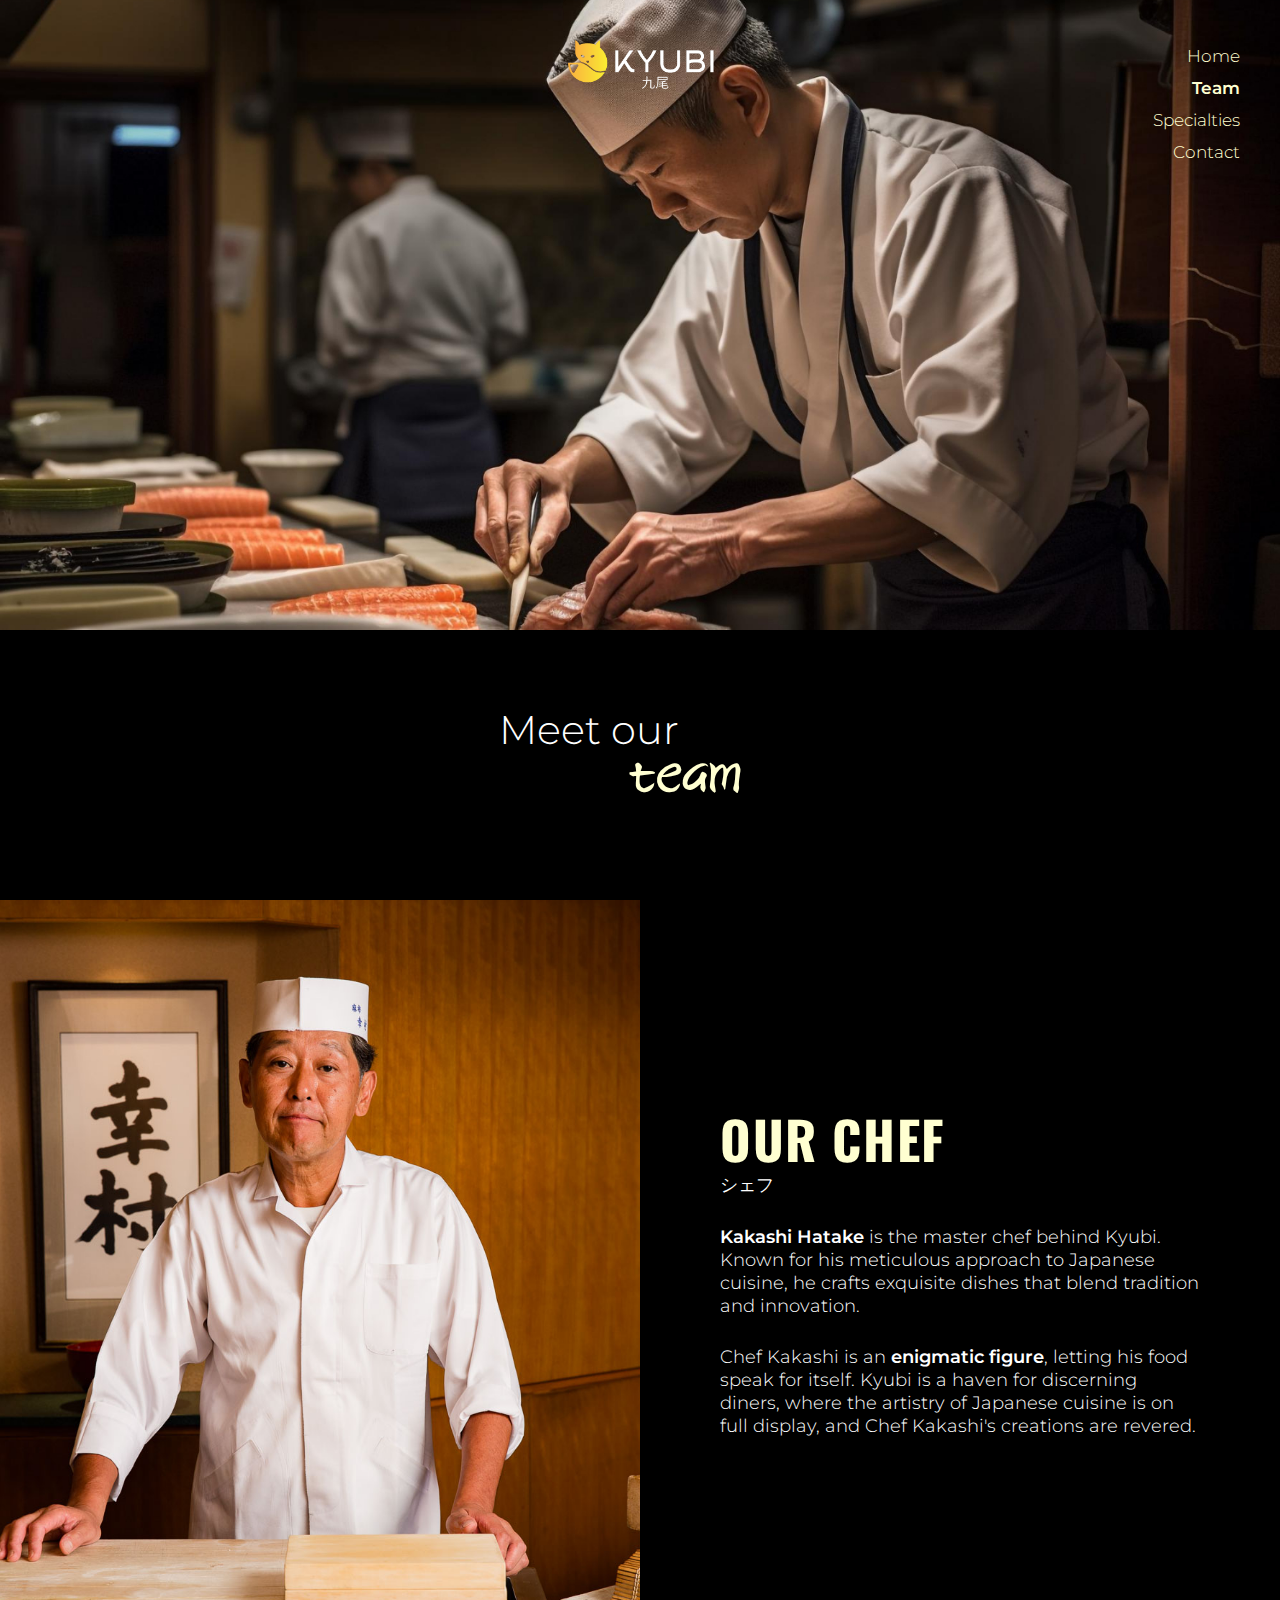
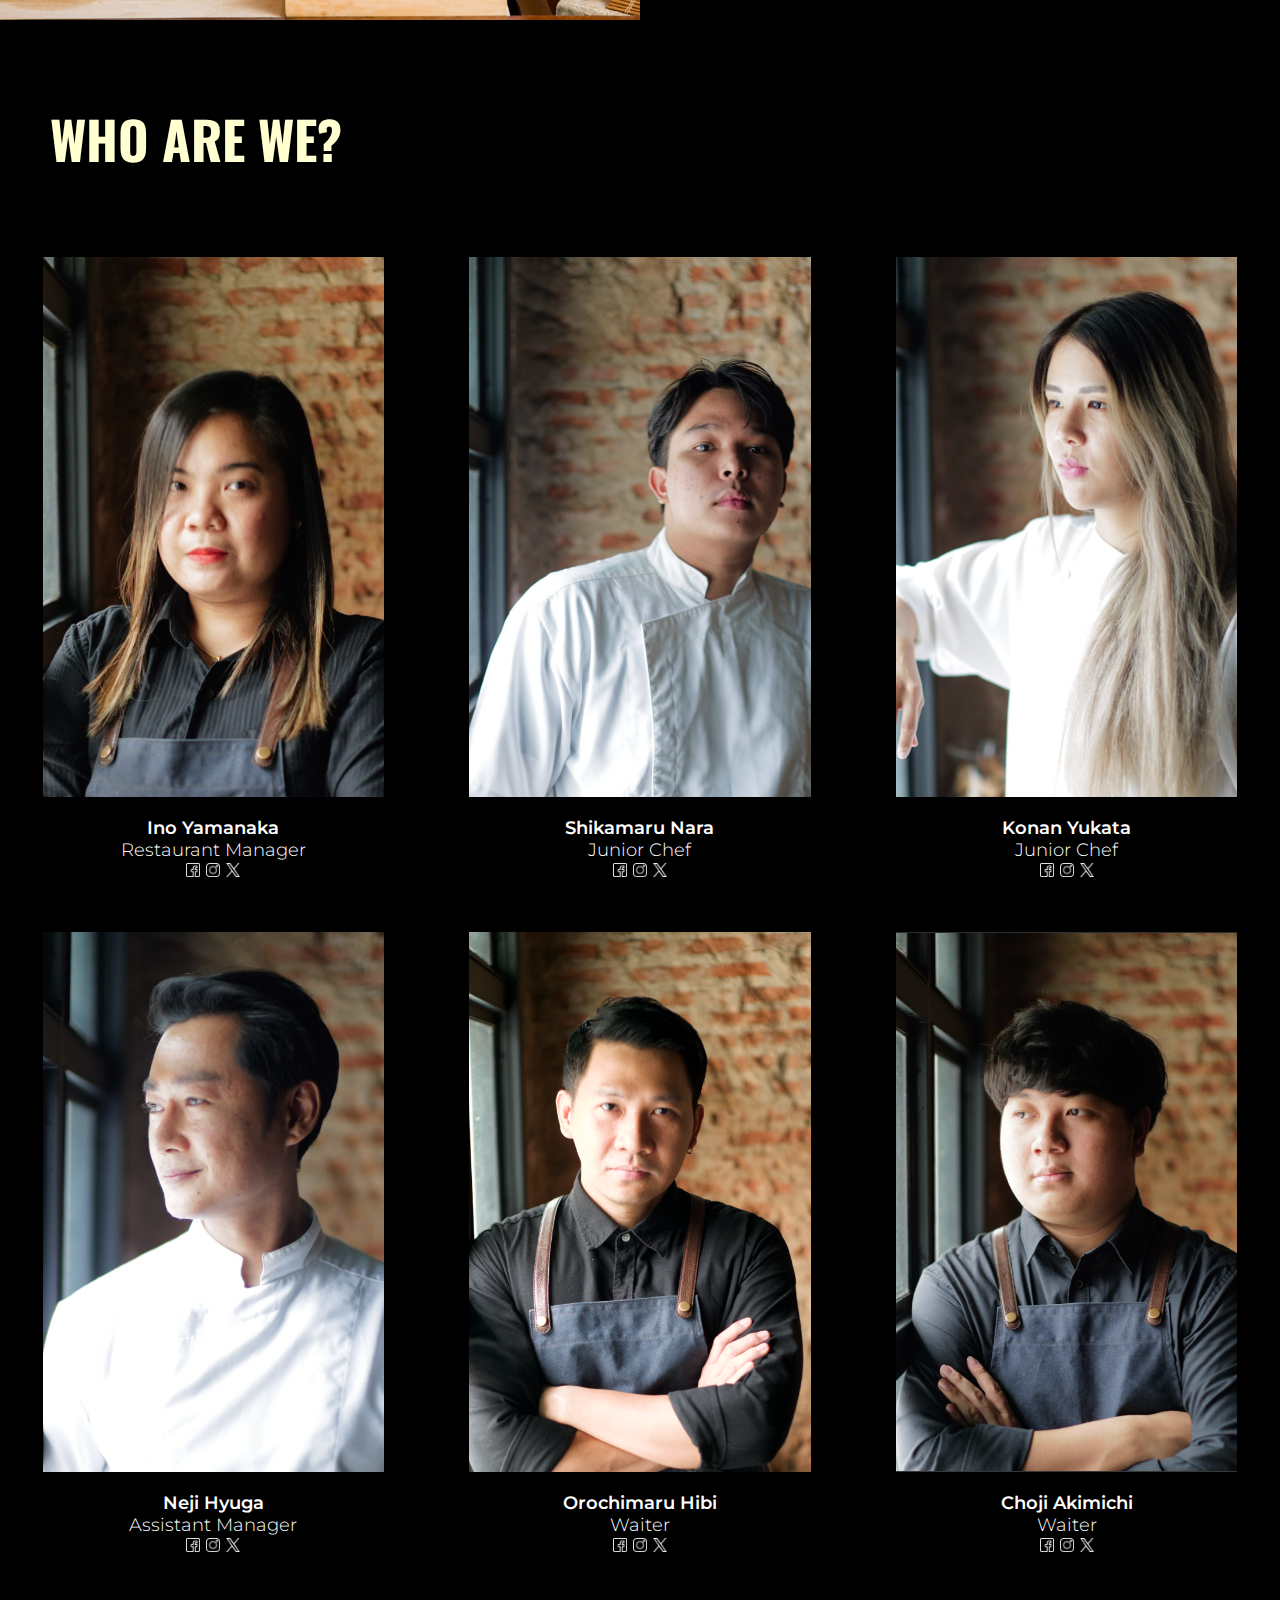
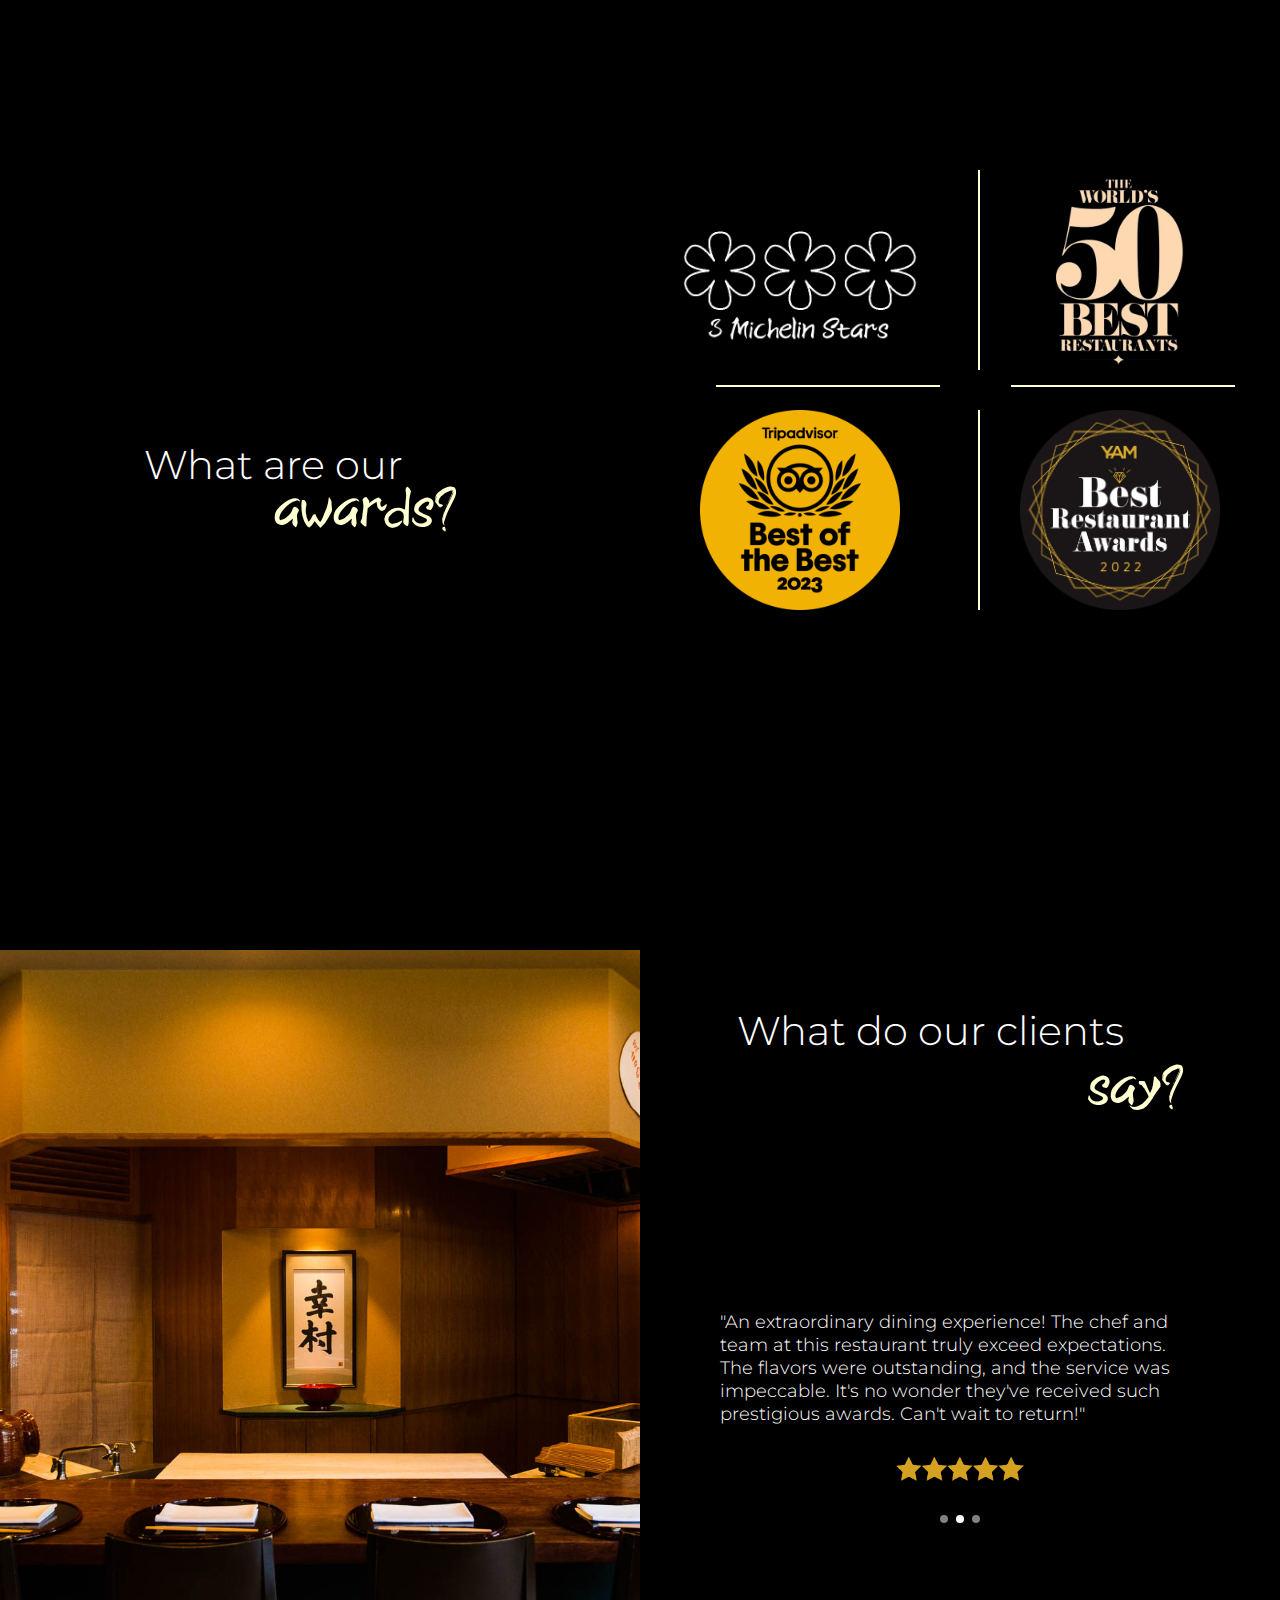
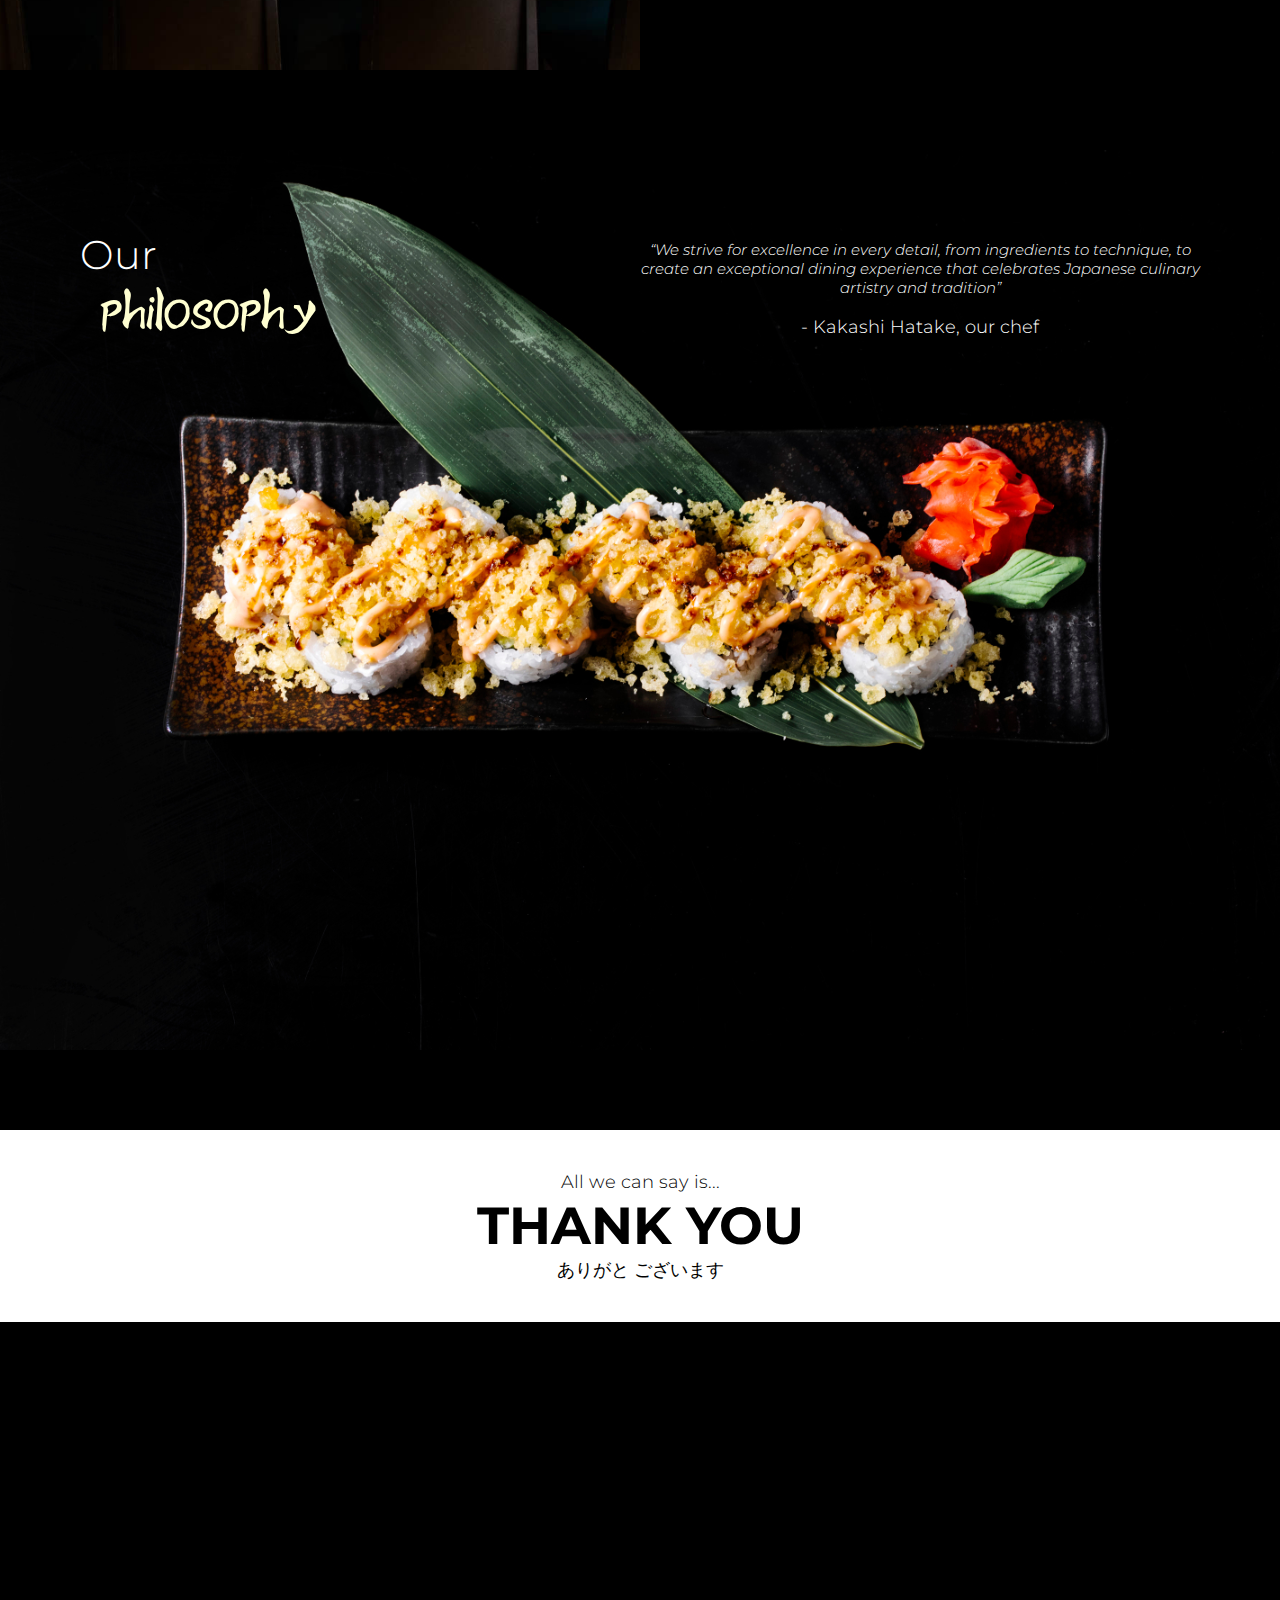
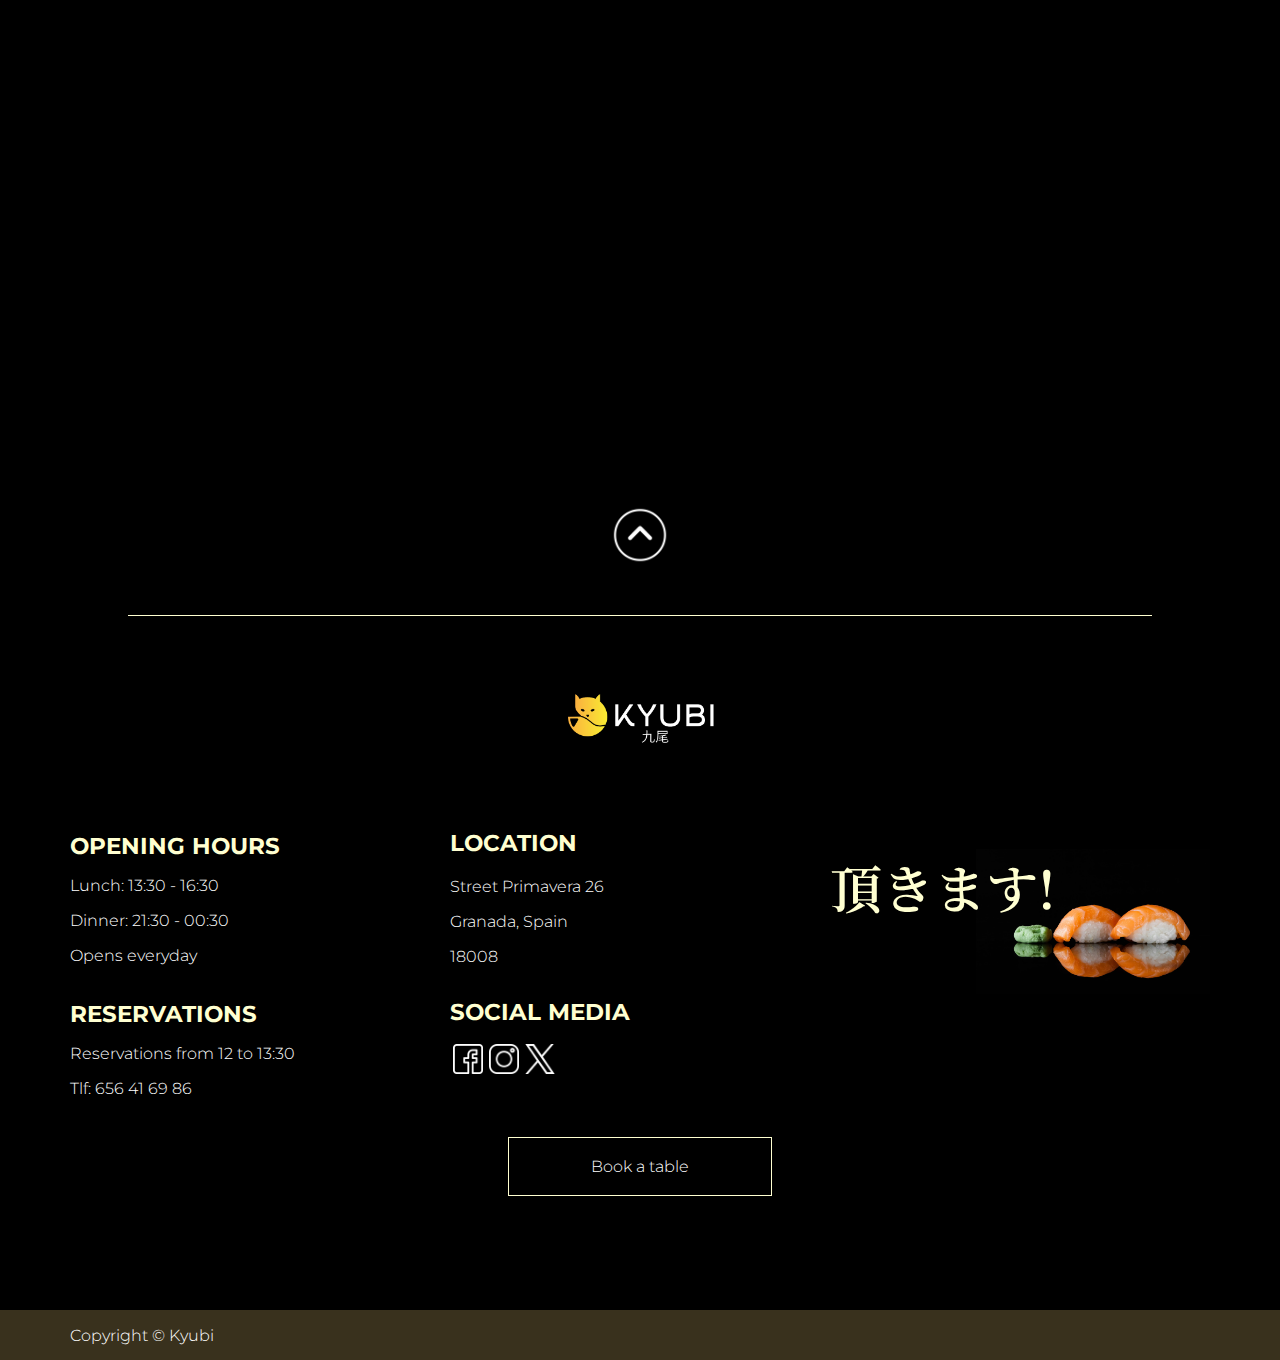
<file: web/team.html>
<!DOCTYPE html>
<html lang="en">
<head>
    <meta charset="UTF-8">
    <meta name="viewport" content="width=device-width, initial-scale=1.0">
    <title>Menu</title>
    <link rel="stylesheet" href="css/mainStyle.css">
    <link rel="stylesheet" href="css/team.css">
    <link rel="stylesheet" href="https://use.fontawesome.com/releases/v5.12.1/css/all.css" crossorigin="anonymous">
</head>
<body>
    
    <div class="hero-container" id="hero-container">
        <div class="hero">

            <nav id="#main_menu">
                <div class="nav-part">
                    <div class="empty"></div>
                </div>
                <div class="nav-part">
                    <div class="logo-container"><div class="logo"></div></div>
                </div>
                <div class="nav-part">
                    <div class="nav-links" id="myTopNav">
                        <ul>
                            <li><a href="index.html">Home</a></li>
                            <li><a href="team.html">Team</a></li>
                            <li><a href="menu.html ">Specialties</a></li>
                            <li><a href="contact.html">Contact</a></li>
                        </ul>
                    </div>
                </div>
            </nav>

            <div class="collapsed-menu">
                <input type="checkbox" id="hamburger-input" class="burger-shower" />
                <label id="hamburger-menu" for="hamburger-input">
                    <div class="line"></div>
                    <div class="line"></div>
                    <div class="line"></div>
                <nav id="sidebar-menu">
                    <ul>
                        <i class="fa fa-times" aria-hidden="true"></i>
                        <li><a href="index.html">Home</a></li>
                        <li><a href="team.html">Team</a></li>
                        <li><a href="menu.html ">Specialties</a></li>
                        <li><a href="contact.html">Contact</a></li>
                    </ul>
                </nav>
                </label>
                <div class="overlay"></div>
            </div>
            
    
        </div>

        <div class="text-hero">
            <div class="texts">
                <p>Meet our</p>
                <p>team</p>
            </div>
        </div>

    </div>

    
        <!-- our chef -->

        <div class="chef-container">

            <div class="chef">
    
                <div class="chef-part">
                    <h1>OUR CHEF</h1>
                    <p>シェフ</p>
                    <p><span>Kakashi Hatake</span> is the master chef behind Kyubi. 
                        Known for his meticulous approach to Japanese cuisine, he crafts exquisite dishes that blend tradition 
                        and innovation.</p>
                    <p>Chef Kakashi is an <span>enigmatic figure</span>, letting his food 
                        speak for itself. Kyubi is a haven for discerning 
                        diners, where the artistry of Japanese cuisine is on 
                        full display, and Chef Kakashi's creations are revered.</p>
                </div>
    
                <div class="chef-part">
                    <div class="chef-image"></div>
                </div>
    
            </div>
        </div>

        <!-- our team -->

        <div class="team-container">
            <div class="team">
                
                <h1>Who are we?</h1>

                <div class="people-in-team">

                    <div class="person-container">
                        <div class="person-photo"></div>
                        <div class="person-text">
                            <p>Ino Yamanaka</p>
                            <p>Restaurant Manager</p>

                            <div class="person-social-media">
                                <div class="facebook-team"><a href=""><img src="./assets/photos/facebook.png" alt="facebook"></a></div>
                                <div class="instagram-team"><a href=""><img src="./assets/photos/instagram.png" alt="instagram"></a></div>
                                <div class="x-team"><a href=""><img src="./assets/photos/twitter.png" alt="x"></a></div>
                            </div>
                        </div>
                    </div>

                    <div class="person-container">
                        <div class="person-photo"></div>
                        <div class="person-text">
                            <p>Shikamaru Nara</p>
                            <p>Junior Chef</p>

                            <div class="person-social-media">
                                <div class="facebook-team"><a href=""><img src="./assets/photos/facebook.png" alt="facebook"></a></div>
                                <div class="instagram-team"><a href=""><img src="./assets/photos/instagram.png" alt="instagram"></a></div>
                                <div class="x-team"><a href=""><img src="./assets/photos/twitter.png" alt="x"></a></div>
                            </div>
                        </div>
                    </div>

                    <div class="person-container">
                        <div class="person-photo"></div>
                        <div class="person-text">
                            <p>Konan Yukata</p>
                            <p>Junior Chef</p>

                            <div class="person-social-media">
                                <div class="facebook-team"><a href=""><img src="./assets/photos/facebook.png" alt="facebook"></a></div>
                                <div class="instagram-team"><a href=""><img src="./assets/photos/instagram.png" alt="instagram"></a></div>
                                <div class="x-team"><a href=""><img src="./assets/photos/twitter.png" alt="x"></a></div>
                            </div>
                        </div>
                    </div>

                    <div class="person-container">
                        <div class="person-photo"></div>
                        <div class="person-text">
                            <p>Neji Hyuga</p>
                            <p>Assistant Manager</p>

                            <div class="person-social-media">
                                <div class="facebook-team"><a href=""><img src="./assets/photos/facebook.png" alt="facebook"></a></div>
                                <div class="instagram-team"><a href=""><img src="./assets/photos/instagram.png" alt="instagram"></a></div>
                                <div class="x-team"><a href=""><img src="./assets/photos/twitter.png" alt="x"></a></div>
                            </div>
                        </div>
                    </div>

                    <div class="person-container">
                        <div class="person-photo"></div>
                        <div class="person-text">
                            <p>Orochimaru Hibi</p>
                            <p>Waiter</p>

                            <div class="person-social-media">
                                <div class="facebook-team"><a href=""><img src="./assets/photos/facebook.png" alt="facebook"></a></div>
                                <div class="instagram-team"><a href=""><img src="./assets/photos/instagram.png" alt="instagram"></a></div>
                                <div class="x-team"><a href=""><img src="./assets/photos/twitter.png" alt="x"></a></div>
                            </div>
                        </div>
                    </div>

                    <div class="person-container">
                        <div class="person-photo"></div>
                        <div class="person-text">
                            <p>Choji Akimichi</p>
                            <p>Waiter</p>

                            <div class="person-social-media">
                                <div class="facebook-team"><a href=""><img src="./assets/photos/facebook.png" alt="facebook"></a></div>
                                <div class="instagram-team"><a href=""><img src="./assets/photos/instagram.png" alt="instagram"></a></div>
                                <div class="x-team"><a href=""><img src="./assets/photos/twitter.png" alt="x"></a></div>
                            </div>
                        </div>
                    </div>

                    

            </div>
        </div>

        <!-- awards -->

        <div class="awards-container">
            <div class="awards">
                <div class="awards-part">
                    <div class="text-awards">
                        <p>What are our</p>
                        <p>awards?</p>
                    </div>
                </div>
                <div class="awards-part">
                    <div class="awards-icons">
                        <div class="row-1">
                            <div class="michelin"></div>
                            <div class="fifty"></div>
                        </div>
                        <div class="row-2">
                            <div class="tripadvisor"></div>
                            <div class="best"></div>
                        </div>
                    </div>
                </div>
        </div>
        

    <!-- what do our clients say -->

    <div class="clients-opinion-container">

        <div class="clients-opinion">

            <div class="clients-opinion-part">
                <div class="opinion-image"></div>
            </div>

            <div class="clients-opinion-part">
                <div class="clients-title">
                    <div class="texts-clients">
                        <p>What do our clients</p>
                        <p>say?</p>
                </div>
            </div>

            <div class="clients-opinion-part">

                <div class="description-opinion-client">
                    <p>"An extraordinary dining experience! The chef and team at this restaurant truly exceed expectations. The flavors were outstanding, and the service was impeccable. It's no wonder they've received such prestigious awards. Can't wait to return!"</p>
                </div>

                <div class="stars-container">
                    <div class="stars"></div>
                </div>

                <div class="dots-slider">
                    <div class="dot"></div>
                    <div class="dot"></div>
                    <div class="dot"></div>
                </div>
            </div>

        </div>
    </div>

    <!-- chef quote -->

    <div class="chef-quote-container">

        <div class="chef-quote">

            <div class="chef-quote-text">
                <div class="left">
                    <p>Our</p>
                    <p>philosophy</p>
                </div>

                <div class="right">
                    <p>“We strive for excellence in every detail, from ingredients to technique, to create an exceptional dining experience that celebrates Japanese culinary artistry and tradition”</p>
                    <p>- Kakashi Hatake, our chef</p>
                </div>
            </div>
        </div>

    </div>

    <!-- team photo -->


    <div class="group-photo-container">
        <div class="group-text">
            <p>All we can say is...</p>
            <h1>thank you</h1>
            <p>ありがと ございます</p>
        </div>
        <div class="group-photo"></div>
    </div>

    <!-- footer -->

    <div class="arrow-up">
      <div class="img-arrow"><a href="#hero-container"><img src="./assets/photos/flechaarriba.png" alt="arrow to go up"></a></div>
  </div>
  
  <footer>
      
      <div class="logo-footer">
          <img src="./assets/photos/logo.png" alt="logo">
      </div>

      <div class="footer-content">

          <div class="footer-part">
              <div class="opening-hours">
                  <h1>Opening hours</h1>
                  <p>Lunch: 13:30 - 16:30</p>
                  <p>Dinner: 21:30 - 00:30</p>
                  <p>Opens everyday</p>
              </div>
              <div class="reservations">
                  <h1>Reservations</h1>
                  <p>Reservations from 12 to 13:30</p>
                  <p>Tlf: 656 41 69 86</p>
              </div>
          </div>

          <div class="footer-part">
              <div class="location">
                  <h1>Location</h1>
                  <p>Street Primavera 26</p>
                  <p>Granada, Spain</p>
                  <p>18008</p>
              </div>

              <div class="social-media-container">
                  <h1>Social media</h1>
                  <div class="social-media-icons">
                      <div class="facebook"><a href=""><img src="./assets/photos/facebook.png" alt="facebook"></a></div>
                      <div class="instagram"><a href=""><img src="./assets/photos/instagram.png" alt="instagram"></a></div>
                      <div class="x"><a href=""><img src="./assets/photos/twitter.png" alt="x"></a></div>
                  </div>
              </div>

          </div>

          <div class="footer-part">
              <div class="nav-footer">

                  <div class="itadakimasu">
                      <h1>頂きます!</h1>
                  </div>

              </div>
          </div>

      </div>

      <div class="reserve-button">
        <p><a href="contact.html">Book a table</a></p>
    </div>

  </footer>

  <div class="copyright">
    <div class="text-copyright">
        <p>Copyright © Kyubi</p>
    </div>
  </div>

</body>
</html>
</file>
<file: web/css/mainStyle.css>
@import url('https://fonts.googleapis.com/css2?family=Montserrat:wght@300;400;500;600&family=Oswald&display=swap');
@import url("https://fonts.googleapis.com/css2?family=Poppins:ital,wght@0,300;0,400;0,500;0,600;0,700;0,800;0,900;1,200;1,300;1,400;1,500;1,600;1,700;1,800;1,900&display=swap");
@import url('https://fonts.googleapis.com/css2?family=Noto+Serif+JP:wght@300;600&display=swap');

@font-face{
    font-family: "Japan-wave";
    src: url("../assets/fonts/Japan\ wave.ttf");
}

:root {
    --yellow: rgb(255, 255, 209);
    --sizeTitle: clamp(1.6rem, 1.0417rem + 2.7778vw, 4.375rem);
    --normalSize: clamp(1rem, 0.9167rem + 0.2778vw, 1.25rem);
    --oswald: 'Oswald', sans-serif;
}


body{
    padding:0px;
    margin:0px;
    font-weight: 300;
    font-size: var(--normalSize);
    overflow-y: scroll;
    overflow-x:hidden;

    background-color: black;
    color:white;
    font-family: 'Montserrat', sans-serif;
}

html{
    scroll-behavior: smooth;
}

/* -------------------------------------------------------------- */
/* ----------------------FOOTER----------------------------- -----*/
/* -------------------------------------------------------------- */

.img-arrow {
    display: flex;
    justify-content: center;
    align-items: center;
    margin-bottom: 80px;
}

.arrow-up img {
    max-width: 60px;
    transition: all 1s ease 0s;
}

footer {
    width: 100%;
    height: 60vh;
    position: relative;
    display: flex;
    flex-direction: column;
    justify-content: center;
    z-index: 1;
}

footer p, .copyright p{
    font-size: 1rem;
}

.location h1, .social-media-container{
    margin-bottom:20px;
}

footer::before {
    content: "";
    position: absolute;
    top: -35px;
    left: 10%;
    width: 80%;
    height: 1px;
    background-color: var(--yellow);
}

.logo-container-footer img {
    max-width: 100%; 
}

.logo-footer img {
    max-width: 100%; 
    max-height: 50px;
}

.footer-content {
    height: 100%;
    padding: 20px 70px;
    display: flex;
    justify-content: space-between;
    align-items: center;
    flex-wrap: nowrap;
}

.footer-part h1{
    color: var(--yellow);
    font-size: clamp(1.25rem, 1.1458rem + 0.3472vw, 1.5625rem);
    text-transform: uppercase;
}

.footer-part{
    flex:1;
    height:100%;
    display:flex;
    justify-content: space-evenly;
    flex-flow: column nowrap;
}

.logo-footer{
    display:flex;
    justify-content: center;
    align-items: center;
}

.logo-footer{
    /* width: 30%; */
    margin: 50px 0;
}

.facebook img, .instagram img, .x img {
    max-width: 30px;
    padding: 3px;
}

.social-media-container {
    display: flex;
    flex-flow: column;
    white-space: wrap;
    box-sizing: border-box;
}

.social-media-container h1 {
    white-space: nowrap;
}

.social-media-icons{
    display:flex;
}


.social-media-container{
    margin-bottom: 35px;
}
.footer-text {
    text-align: right;
    line-height: 0.5rem;
}

.reserve-button{
    border: 1px solid var(--yellow);
    width:20%;
    text-align: center;
    padding:3px 3px;
    margin: 0 auto;

    transition: all 1s ease 0s;
}

.nav-links:last-child{
    color:white;
}

.nav-footer{
    height:100%;
    display:flex;
    flex-flow: column nowrap;
}

.itadakimasu h1 {
    height: 100%;

    font-size: var(--sizeTitle);
    background-image: url(../assets/photos/itadakimasu.jpg);
    background-color: black;
    background-size: contain;
    background-position: 120% center;
    background-repeat: no-repeat;

    font-family: 'Noto Serif JP', serif;
    font-weight: 600;
}

.nav-footer-links ul {
    padding: 0;
    margin: 0;
}

.nav-footer-links li{
    list-style: none;
}

.copyright {
    margin-top: 120px;
}

.text-copyright{
    background-color: #39311D;
    width: 100%;
    height: 50px;

    display:flex;
}

.text-copyright p{
    margin-left:70px;
}
.nav-footer-links a{
    color:white;
    text-decoration: none;
}

.nav-footer-links{
    font-size: clamp(1rem, 0.9583rem + 0.1389vw, 1.125rem);
    line-height: 1.8rem;
}

.reserve-button a{
    text-decoration: none;
    color:white;
}

.facebook:hover, .instagram:hover, .x:hover {
    transform: rotate(5deg);
}

.nav-footer-links a:hover{
    transition: 0.3s;
    color: var(--yellow);
    text-decoration: underline;
}

.reserve-button:hover{
    cursor:pointer;
    background-color: rgba(153, 109, 27, 0.418);
    color:black;
    transition: 0.3s;
}

 /***************************************************************/

 @media screen and (max-width: 870px) {

    /***************************************************************/

    .footer-part:nth-child(2){
        order:2;
    }
    

    .footer-part:nth-child(3){
        order:3;
    }

    .footer-content {
        height: 100%;
        padding: 20px 70px;
        display: flex;
        flex-direction: column; 
        justify-content: center;
        align-items: center; 
    }

    .text-copyright {
        justify-content: center;
    }

    .text-copyright p {
        margin-left:0px;
    }

    footer{
        height:150vh;
    }
    
    .itadakimasu h1 {
        background-position: center center;
        text-align: center;
    }

    .reserve-button {
        border: 1px solid var(--yellow);
        width: 90%;
        text-align: center;
        padding: 3px 3px;
        margin-top: 30px;
    }

    .itadakimasu{
        height:25vh;
        margin-bottom: 30px;
    }

    .footer-part{
        width:100%;
    }

    .opening-hours, .location, .reservations{
        margin-bottom: 10px;
    }

    .opening-hours p, .location p, .reservations p{
        line-height: 0.1rem;
    }

    .footer-text{
        text-align: center;
    }

    .location, .opening-hours, .reservations{
        display:flex;
        justify-content: center;
        align-items: center;

        flex-flow: column nowrap;
    }

    .reserve-button {
        margin: 0 auto;
    }

    .social-media-container{
        display: flex;
        justify-content: center;
        align-items: center;
    }

    .social-media-container, .logo-footer, .footer-text {
       width:100%;
       margin: 10px 0px;
    }




    .social-media-container{
        order:2;

        justify-content: center;
        align-items: center;
    }

    .facebook img, .instagram img, .x img {
        padding: 0 9px;
        transition: all 1s ease 0s;
    }

    .footer-text{
        order:3;
    }

    .img-arrow {
        margin-bottom: 134px;
    }

    .logo-footer img {
        margin-bottom: 8px;
    }
    
}



/**********************************************/
/***************hamburguer menu***************/
/**********************************************/

.overlay {
    position: fixed;
    top: 0;
    right: 0;
    width: 100%;
    opacity: 0;
    visibility: hidden;
    transition: opacity .35s, visibility .35s, height .35s;
    overflow: hidden;
    z-index: -1;
}

.collapsed-menu{
    display:none;
}

#main-menu a:hover {
    text-decoration: underline;
}

#hamburger-input {
    display: none;
}

#hamburger-menu {
    position: fixed;
    top: 20px;
    right: 20px;
    width: 50px;
    height: 50px;
    display: none;
    border: none;
    padding: 0px;
    margin: 0px;

}

#sidebar-menu {
    visibility: hidden;
    position: fixed;
    top: 0;
    right: -250px;
    width: 200px;
    height: 100%;
    backdrop-filter: blur(20px);
    border-radius:3px;
    transition: 0.3s;
    padding: 0px 10px;
    box-sizing: border-box;
}

#hamburger-menu{
    display: flex;
    flex-direction: column;
    cursor: pointer;
    z-index: 9999;
}

#hamburger-menu .line {
    width: 30px;
    height: 3px;
    background-color: #ffffff; 
    margin: 6px 0;
    transition: 0.4s;
}

#hamburger-menu li {
    list-style-type: none;
    line-height: 3rem;
}


#hamburger-menu a {
    font-family: Montserrat;
    color: white;
    font-size: var(--normalSize);
    text-decoration: none;
    text-align: center;
}

.collapsed-menu{
    text-align: right;
    font-size: var(--normalSize);
}

#hamburger-menu a:hover {
    text-decoration: underline;
}

#hamburger-input:checked + #hamburger-menu #sidebar-menu {
    visibility: visible;
    right: 0;
}

#hamburger-input:checked ~ .overlay {
    visibility: visible;
    opacity: 0.4;
}

@media screen and (max-width: 900px) {
    .nav-part:first-child {
        display: none;
    }

    .nav-part:last-child {
        display: none;
    }

    #main_menu {
        justify-content: center;
    }


    .collapsed-menu{
        display: inline;
    }

    #sidebar-menu {
        height: auto;
    }

    .slogan-hero{
        margin-top:80px;
    }


}
</file>
<file: web/css/contact.css>
:root {
    --calendar-bg-color: #191717;
    --calendar-font-color: #FFF;
    --weekdays-border-bottom-color: #404040;
    --calendar-date-hover-color: #505050;
    --calendar-current-date-color: #1b1f21;
    --calendar-today-color: #24002A;
    --calendar-today-innerborder-color: transparent;
    --calendar-nextprev-bg-color: transparent;
    --next-prev-arrow-color : #FFF;
    --calendar-border-radius: 3px;
    --calendar-prevnext-date-color: #484848
}


/* -------------------------------------------------------------- */
/* ----------------------HERO SECTION----------------------- -----*/
/* -------------------------------------------------------------- */

.nav-links li:nth-child(4){
    font-weight: 600;
    
}

.navbar-container {
    display: flex;
    position: relative;
    height: 50px;
}


.slogan-hero a{
    color:white;
    text-decoration: none;
}

.nav-links a{
    text-decoration: none;
    color:var(--yellow);
}

.nav-links li{
    list-style: none;
    text-align: right;
    
}

.logo-container img{
    width:20%;
}

.hero-container{
    height:100vh;
}

.hero{
    box-sizing: border-box;
    width:100%;
    height:70%;


    background-image: url("../assets/photos/square-sush.jpg");
    background-color: black;
    background-size: cover;
    background-position:40% 60%;
    background-repeat: no-repeat;
}


nav {
    display: flex;
    justify-content: space-between;
    padding: 40px;
}

.nav-part {
    flex: 1;
}

.nav-links ul {
    padding: 0;
    margin: 0;

}

.nav-links{
    font-size: clamp(1rem, 0.9583rem + 0.1389vw, 1.125rem);
    line-height: 2rem;
}

.logo-container{
    flex:1;

    height: 50px;
    background-image: url("../assets/photos/logo.png");
    background-size: contain;
    background-position: center center;
    background-repeat: no-repeat;
}

.text-hero{
    height:30%;

    display:flex;
    justify-content: center;
    align-items: center;
}

.texts p:first-child {
    font-size: clamp(1.875rem, 1.5rem + 1.25vw, 3rem);
    margin-bottom: -70px;
    margin-left: -40px;
}

.texts P:last-child{
    font-size: clamp(3.4375rem, 3.3333rem + 0.3472vw, 3.75rem);
    font-family: 'Japan-wave';
    color: var(--yellow);
    margin-left:90px;
}

.button-reservation:hover{
    cursor: pointer;
    transition: 0.3s;
    background-color: #9468006c;
}

.nav-links a:hover{
    transition: 0.3s;
    color: rgb(253, 253, 239);
    text-decoration: underline;
}



/* -------------------------------------------------------------- */
/* ----------------------ETIQUETTE-------------------------- -----*/
/* -------------------------------------------------------------- */

.etiquette-container{
    width:100%;
    height:80vh;
}

.etiquette{
    height:100%;

    display: flex;
    flex-flow: row nowrap;
}

.etiquette-part{
    flex:1;
}

.etiquette-part:first-child{
    order:1;
    box-sizing: border-box;
    display:flex;
    justify-content: center;
    flex-flow: column nowrap;
}

.etiquette-part:first-child h1{
    color: var(--yellow);
    text-transform: uppercase;
    font-family: var(--oswald);
    font-size: var(--sizeTitle);
    letter-spacing: 0.1rem;
    white-space: nowrap;
    margin-bottom:-15px;
}

.etiquette-part:first-child p{
    font-size: var(--normalSize);
    font-weight: 300;
    margin-top:-10px;
    margin-top:10px;
}

.etiquette-part:first-child h1, .etiquette-part:first-child p{
    padding: 0 80px;
}

.etiquette-part:first-child span{
    font-weight: 600;
}

.etiquette-image{
    height:100%;

    background-image: url("../assets/photos/restaurant.jpg");
    background-color: black;
    background-size: cover;
    background-position: center center;
    background-repeat: no-repeat;
}

.etiquette-part p:last-child{
    font-weight: 600;
}

/* -------------------------------------------------------------- */
/* ----------------------RESERVATION------------------------------*/
/* -------------------------------------------------------------- */

.reservation-container{
    height:180vh;
    width:100%;
}

.reservation{
    width:100%;
    height:100%;

    box-sizing: border-box;

    display:flex;
    justify-content: center;
    align-items: center;
}

.reservation-part{
    flex:1;
    height:100%;
    width:100%;
}

.reservation-photos{
    min-height:80%;
    margin:80px;
    box-sizing: border-box;

    display:flex;
    justify-content: center;
    align-items: center;
    flex-flow: column nowrap;
}

.photo-res{
    flex:1;

    min-width:90%;
    height:100%;

    background-color: black;
    background-size: cover;
    background-position: center center;
    background-repeat: no-repeat;

    transition: all 1s ease 0s;
    position: relative;
    overflow: hidden;
}

.photo-res:hover {
    transform: translateX(-10px);
}

.photo-res:nth-child(2):hover {
    transform: translateX(10px);
}

.photo-res:first-of-type:hover:before {
    content: "Indulge in the exquisite flavors of the ocean, as a big plate of sushi offers a delightful symphony of taste sensations.";
    position: absolute;
    top: 50%; 
    left: 50%;
    text-align: center;
    color: white;
    transform: translate(-50%, -50%); 
}

.photo-res:nth-child(2):hover:before {
    content: "Japanese dish consisting of fresh oysters coated in flour, egg, and Panko breadcrumbs, deep-fried until golden brown";
    position: absolute;
    top: 50%; 
    left: 50%;
    text-align: center;
    color: white;
    transform: translate(-50%, -50%); 
}

.photo-res:nth-child(3):hover:before {
    content: "Dumplings served with a tangy soy-based dipping sauce, these offer a delicious blend of textures and tastes.";
    position: absolute;
    top: 50%; 
    left: 50%;
    text-align: center;
    color: white;
    transform: translate(-50%, -50%); 
}

.photo-res:first-of-type:hover:after, .photo-res:nth-of-type(2):hover:after, .photo-res:nth-of-type(3):hover:after {
        content: ""; 
        position: absolute;
        top: 0;
        left: 0;
        width: 100%;
        height: 100%;
        background-color: rgba(0, 0, 0, 0.651);
        z-index: -1; 
    }

.photo-res:first-child{
    background-image: url("../assets/photos/lottasushi.jpg");
    margin-top:80px;
}

.photo-res:nth-child(2){
    margin-left:160px;
    background-image: url("../assets/photos/ostras.jpg");
}

.photo-res:last-child{
    background-image: url("../assets/photos/3707.jpg");
}

.reservation-part:last-child{
    display:flex;
    align-items: center;
    justify-content: center;
}

.reservation-content{
    margin:80px;
    border:1px solid var(--yellow);
}

.reservation-container h1{
    font-family: var(--oswald);
    font-size: var(--sizeTitle);
    color: var(--yellow);
    margin-left:80px;
    margin-top:80px;
    text-transform: uppercase;
}

.reservation-container p{
    font-size: var(--normalSize);
    margin-left:80px;
    margin-top:-40px;
}

/* //form */


form{
    height:100%;
    padding:80px;
    box-sizing: border-box;
}

.icon{
    min-width:25px;
    min-height:25px;

    background-color: black;
    background-size: contain;
    background-position: center center;
    background-repeat: no-repeat;
    margin-right:10px;

    background-image: url("../assets/photos/paper.png");
}

.icon-person{
    min-width:25px;
    min-height:25px;

    background-color: black;
    background-size: contain;
    background-position: center center;
    background-repeat: no-repeat;
    margin-right:10px;

    background-image: url("../assets/photos/person.png");
}

.icon-map{
    min-width:25px;
    min-height:25px;

    background-color: black;
    background-size: contain;
    background-position: center center;
    background-repeat: no-repeat;
    margin-right:10px;

    background-image: url("../assets/photos/calendar.png");
}


/* CALENDAR------------------------------ */

.calendar{
    width:100%;
    height:100%;
}

.special-day {
    background-color: #39311D; 
    color: white;
}

.special-day {
    background-color: #39311D; 
    color: white;
}

.calendar {
    position: relative;
    max-width: 400px; 
    min-width: 320px;
    background: var(--calendar-bg-color);
    color: var(--calendar-font-color);
    margin: 20px auto;
    box-sizing: border-box;
    overflow: hidden;
    font-weight: normal;
    border-radius: var(--calendar-border-radius);
}

.calendar-inner {
    padding: 10px 10px;
}

.calendar .calendar-inner .calendar-body {
    display: grid;
    grid-template-columns: repeat(7, 1fr);
    text-align: center;
}

.calendar .calendar-inner .calendar-body div {
    padding: 4px;
    min-height: 30px;
    line-height: 30px;
    border: 1px solid transparent;
    margin: 10px 2px 0px;
}

.calendar .calendar-inner .calendar-body div:nth-child(-n+7) {
    border: 1px solid transparent;
    border-bottom: 1px solid var(--weekdays-border-bottom-color);
}

.calendar .calendar-inner .calendar-body div:nth-child(-n+7):hover {
    border: 1px solid transparent;
    border-bottom: 1px solid var(--weekdays-border-bottom-color);
}

.calendar .calendar-inner .calendar-body div>a {
    color: var(--calendar-font-color);
    text-decoration: none;
    display: flex;
    justify-content: center;
}

.calendar .calendar-inner .calendar-body div:hover {
    border: 1px solid var(--calendar-date-hover-color);
    border-radius: 4px;
}

.calendar .calendar-inner .calendar-body div.empty-dates:hover {
    border: 1px solid transparent;
}

.calendar .calendar-inner .calendar-controls {
    display: grid;
    grid-template-columns: repeat(3, 1fr);
}

.calendar .calendar-inner .calendar-today-date {
    display: grid;
    text-align: center;
    cursor: pointer;
    margin: 3px 0px;
    background: var(--calendar-current-date-color);
    padding: 8px 0px;
    border-radius: 10px;
    width: 80%;
    margin: auto;
}

.calendar .calendar-inner .calendar-controls .calendar-year-month {
    display: flex;
    min-width: 100px;
    justify-content: space-evenly;
    align-items: center;
}

.calendar .calendar-inner .calendar-controls .calendar-next {
    text-align: right;
}

.calendar .calendar-inner .calendar-controls .calendar-year-month .calendar-year-label,
.calendar .calendar-inner .calendar-controls .calendar-year-month .calendar-month-label {
    font-weight: 500;
    font-size: 20px;
}

.calendar .calendar-inner .calendar-body .calendar-today {
    background: var(--calendar-today-color);
    border-radius: 4px;
}

.calendar .calendar-inner .calendar-body .calendar-today:hover {
    border: 1px solid transparent;
}

.calendar .calendar-inner .calendar-body .calendar-today a {
    outline: 2px solid var(--calendar-today-innerborder-color);
}

.calendar .calendar-inner .calendar-controls .calendar-next a,
.calendar .calendar-inner .calendar-controls .calendar-prev a {
    color: var(--calendar-font-color);
    font-family: arial, consolas, sans-serif;
    font-size: 26px;
    text-decoration: none;
    padding: 4px 12px;
    display: inline-block;
    background: var(--calendar-nextprev-bg-color);
    margin: 10px 0 10px 0;
}

.calendar .calendar-inner .calendar-controls .calendar-next a svg,
.calendar .calendar-inner .calendar-controls .calendar-prev a svg {
    height: 20px;
    width: 20px;
}

.calendar .calendar-inner .calendar-controls .calendar-next a svg path,
.calendar .calendar-inner .calendar-controls .calendar-prev a svg path{
    fill: var(--next-prev-arrow-color);
}

.calendar .calendar-inner .calendar-body .prev-dates,
.calendar .calendar-inner .calendar-body .next-dates {
    color: var(--calendar-prevnext-date-color);
}

.calendar .calendar-inner .calendar-body .prev-dates:hover,
.calendar .calendar-inner .calendar-body .next-dates:hover {
  border: 1px solid transparent;
  pointer-events: none;
}



/* ---------------------------------------------------------------- */


.days {
    display: flex;
    margin-top:40px;
}

.unavailable-days, .current-days {
    display: flex;
    align-items: center;
    margin-right: 10px;
}

.color {
    width: 20px;
    height: 20px;
    margin-right: 5px; 
}

.unavailable {
    background-color: #39311D;
    border: 1px solid rgba(255, 255, 255, 0.2);
}

.current {
    margin-left:5px;
    background-color: #24002A;
    border: 1px solid rgba(255, 255, 255, 0.2);
}

.text {
    white-space: nowrap;
}


.text-form{
    display:flex;
    align-items: center;
}

.form-part{
    margin-top:10px;
    display:flex;
    align-items: center;
    flex-flow:column nowrap;
}

.form-part:nth-child(2), .form-part:nth-child(3) {
    margin-top:40px;
}

.input, input{
    display:flex;
    justify-content: center;
    width:90%;
}

input[type="text"], input[type="number"]{
    background: transparent;
    border:0;
    border-bottom: 1px solid rgb(255, 255, 255);
    text-align: center;
    padding:5px;
    color:white;
    font-family: Montserrat, sans-serif;
}

input[type="text"]:focus, input[type="number"]:focus{
    outline:none;
    border-bottom: 2px solid rgb(143, 69, 0);
    box-sizing: border-box;
}

input[type="submit"]{
    padding:20px 0;
    width:100%;
    margin-top:40px;
    font-size: var(--normalSize);
    text-transform: uppercase;
    font-weight: 600;
    background-color: var(--yellow) ;
    cursor: pointer;
}

input[type="submit"]:hover{
    background-color:  rgb(203, 138, 77);
    transition: 0.3s;
}

.reservartion-form{
    display:flex;
    justify-content: center;
    align-items: center;
}


/* -------------------------------------------------------------- */
/* ----------------------NOTES------------------------------ -----*/
/* -------------------------------------------------------------- */

.reservation-notes{
    padding:80px;

    font-size: var(--normalSize);
}

.reservation-notes span{
    font-weight: 600;
}

/* -------------------------------------------------------------- */
/* ----------------------COSTUMER SERVICE------------------- -----*/
/* -------------------------------------------------------------- */

.costumer-service-container{
    height:80vh;
    width:100%;
    box-sizing: border-box;
}

.costumer-service{
    width:100%;
    height:100%;

    display:flex;
    justify-content: center;
    align-content: center;
}

.costumer-service-part{
    flex:1;
}

.costumer-form{
    width:100%;
    display:flex;
    flex-flow: column;
    justify-content: center;
}

.icon-costumer{
    min-width:25px;
    min-height:25px;

    background-color: black;
    background-size: contain;
    background-position: center center;
    background-repeat: no-repeat;
    margin-right:10px;

    background-image: url("../assets/photos/paper.png");
}

.icon-costumer-tfn{
    min-width:25px;
    min-height:25px;

    background-color: black;
    background-size: contain;
    background-position: center center;
    background-repeat: no-repeat;
    margin-right:10px;

    background-image: url("../assets/photos/tlf.png");
}

.icon-costumer-matter{
    min-width:25px;
    min-height:25px;

    background-color: black;
    background-size: contain;
    background-position: center center;
    background-repeat: no-repeat;
    margin-right:10px;

    background-image: url("../assets/photos/text.png");
}


.costumer-service-part:first-child{
    display:flex;
    flex-flow: column;
    justify-content: center;
} 

.text-costumer{
    display:flex;
    flex-flow: column;
    align-items: center;

    padding:80px;
    font-size: var(--normalSize);
}

.description-costumer{
    margin-top:20px;
}

.texts-costumer p:first-child {
    font-size: clamp(1.875rem, 1.5rem + 1.25vw, 3rem);
    margin:0;
    margin-right:20px;
}

.texts-costumer P:last-child{
    font-size: clamp(3.4375rem, 3.3333rem + 0.3472vw, 3.75rem);
    font-family: 'Japan-wave';
    color: var(--yellow);
    margin:0;
    margin-left:40px;
    margin-top:-10px;
}

.description-costumer span{
    font-weight: 600;
}

/* -------------------------------------------------------------- */
/* ----------------------CONTACT SERVICE--------------------------*/
/* -------------------------------------------------------------- */

.ways-contact-container{
    height:40vh;
    width:100%;
}

.ways-contact{
    height:100%;
    width:100%;

    display:flex;
}
.row{
    display:flex;
    align-items: center;
    justify-content: center;

}
.row-photo-tfn{
    height:25px;
    width:25px;

    background-color: black;
    background-size: contain;
    background-position: center center;
    background-repeat: no-repeat;
    margin-right:10px;

    background-image: url("../assets/photos/tlf.png");
    margin-bottom:10px;
}

.row-photo-mail{
    height:25px;
    width:25px;

    background-color: black;
    background-size: contain;
    background-position: center center;
    background-repeat: no-repeat;
    margin-right:10px;

    background-image: url("../assets/photos/email.png");
    margin-bottom:10px;
}

.row-photo-location{
    height:25px;
    width:25px;

    background-color: black;
    background-size: contain;
    background-position: center center;
    background-repeat: no-repeat;
    margin-right:10px;

    background-image: url("../assets/photos/map.png");
    margin-bottom:10px;
}

.row-photo-direction{
    height:25px;
    width:25px;

    background-color: black;
    background-size: contain;
    background-position: center center;
    background-repeat: no-repeat;
    margin-right:10px;

    background-image: url("../assets/photos/postal.png");
    margin-bottom:10px;
}


.row-text:nth-child(2){
    margin-bottom:10px;
}


.ways-contact-part{
    flex:1;
}

.ways-contact-part:nth-child(2){
    height:100%;
    width:100%;

    background-color: black;
    background-size: contain;
    background-position: center center;
    background-repeat: no-repeat;

    background-image: url("../assets/photos/sushiClose-min.jpg");
}

.ways-contact-part:first-child, .ways-contact-part:last-child{
    display:flex;
    justify-content: center;
    align-items: center;
    flex-flow: column nowrap;
    
    margin: 0 auto;
    font-size: var(--normalSize);
}
/* -------------------------------------------------------------- */
/* ----------------------OPENING HOURS------------------------------*/
/* -------------------------------------------------------------- */

.schedule-container{
    margin:80px 0;
    height:100vh;
    width:100%;
}

.schedule{
    height:100%;

    background-color: black;
    background-size: cover;
    background-position: center center;
    background-repeat: no-repeat;
    background-attachment: fixed;

    background-image: url("../assets/photos/muchosushi.jpg");

    display:flex;
    align-items: center;
    justify-content: center;
}

.schedule-part{
    .schedule-part {
        flex: 1 0 60%;
    }
}

.schedule-text{
    background-color: white;
    color:black;
    padding:80px;
}

.schedule-text p{
    margin:0;
    margin-top:10px;
    font-size: var(--normalSize);
}

.schedule h1{
    font-size: var(--sizeTitle);
    font-family: var(--oswald);
    text-transform: uppercase;
    margin:0;
}

.schedule-text span{
    font-weight: 600;
}
/* -------------------------------------------------------------- */
/* ----------------------MAP--------------------------*/
/* -------------------------------------------------------------- */

.iframe-container {
    position:relative;
    max-width:100%;
    min-width:500px;
    padding-bottom: 500px;
    overflow:hidden;

    margin:80px 0;
}

.map-iframe {
    position:absolute;
    top:0;
    left:0;
    width:100%;
    max-width: 100%;
    height:100%;
    max-height: 100%;
    border:0;
     overflow:hidden;
}

/* -------------------------------------------------------------- */
/* ----------------------MEDIA QUERIES---------------------- -----*/
/* -------------------------------------------------------------- */

@media screen and (max-width: 1205px){

    .texts-costumer P:last-child {
        margin-left: 0; 
        margin-top: 0; 
        white-space: nowrap;
    }

}


@media screen and (max-width: 1050px){

    .photo-res:nth-child(2):hover:after {
        padding-top:30%;
    }

    .photo-res:nth-child(1):hover:after {
        padding-top:30%;
    }

    .photo-res:nth-child(3):hover:after {
        padding-top:30%;
    }


    .reservation-container{
        height:250vh;
    }

    .reservation{
        flex-flow: column;
    }

    .reservation-part:first-child{
        order:2;
    }

    .reservation-photos {
        min-height: 100%;
    }

    .photo-res:first-child {
        margin-top:0;
    }

    .reservation-notes{
        margin-top:260px;
    }

    .row-photo-mail{
        margin-left:40px;
    }

}

@media screen and (max-width: 950px){

    .costumer-service-part:first-child {
        width:40%;
    }

    .costumer-service-part:last-child {
        width:60%;
    }

}



@media screen and (max-width: 870px) {


    .costumer-service-part:first-child {
        width:80%;
    }

    .costumer-service-part:last-child {
        width:80%;
    }

    .ways-contact-container{
        margin:50px 0;
    }

    .costumer-service{
        margin:50px 0;
        flex-flow:column;
        justify-content: center;
        align-items: center;
    }

    .text-costumer, .costumer-form{
        padding:0;
    }

    .texts-costumer{
        text-align: center;
    }

    .text-form .input input{
        width:100%;
    }

 /*************************/

    .etiquette{
        flex-flow: column;
    }


    .etiquette-container{
        width:100%;
        height:100vh;
    }
    
    
    .etiquette-part:first-child{
        order:1;
        box-sizing: border-box;
        padding: 30px 0px
    }

    .etiquette-part:nth-child(2){
        order:2;
    }


    /*************************/

    .reservation-part:first-child {
        display:none;
     }

    .reservation-container{
        height:150vh;
    }

    .reservation-notes {
        margin-top: 80px;
    }

    .ways-contact-part:nth-child(2){
        display:none;
    }

    .row-photo-mail{
        margin-left:0;
    }
    
}

@media screen and (max-width: 500px){

    .reservation-content {
        border:0;
    }

    .reservation-container{
        height:120vh;
    }

    .ways-contact{
        flex-flow: column;
    }

    .ways-contact-container{
        margin-top:80px;
    }

    .texts P:last-child {
         margin-left: 0;
    }

}


@media screen and (max-width: 400px){

    .texts-costumer P:last-child {
        white-space: wrap;
    }

    .etiquette-container {
        height: 150vh;
    }

    .description-costumer {
        margin:40px 0;
    }

    .reservation-notes {
        margin-top: 80px;
        margin-bottom:80px;
    }

}
</file>
<file: web/css/menu.css>
/* -------------------------------------------------------------- */
/* ----------------------HERO SECTION----------------------- -----*/
/* -------------------------------------------------------------- */
 
.nav-links li:nth-child(3){
    font-weight: 600;
    
}

.navbar-container {
    display: flex;
    position: relative;
    height: 50px;
}


.slogan-hero a{
    color:white;
    text-decoration: none;
}

.nav-links a{
    text-decoration: none;
    color:var(--yellow);
}

.nav-links li{
    list-style: none;
    text-align: right;
    
}

.logo-container img{
    width:20%;
}

.hero-container{
    height:100vh;
}

.hero{
    box-sizing: border-box;
    width:100%;
    height:70%;


    background-image: url("../assets/photos/3575.jpg");
    background-color: black;
    background-size: cover;
    background-position: 50% 20%;
    background-repeat: no-repeat;
}


nav {
    display: flex;
    justify-content: space-between;
    padding: 40px;
}

.nav-part {
    flex: 1;
}

.nav-links ul {
    padding: 0;
    margin: 0;

}

.nav-links{
    font-size: clamp(1rem, 0.9583rem + 0.1389vw, 1.125rem);
    line-height: 2rem;
}

.logo-container{
    flex:1;

    height: 50px;
    background-image: url("../assets/photos/logo.png");
    background-size: contain;
    background-position: center center;
    background-repeat: no-repeat;
}

.text-hero{
    height:30%;

    display:flex;
    justify-content: center;
    align-items: center;
}

.texts p:first-child {
    font-size: clamp(1.875rem, 1.5rem + 1.25vw, 3rem);
    margin-bottom: -70px;
    margin-left: -40px;
}

.texts P:last-child{
    font-size: clamp(3.4375rem, 3.3333rem + 0.3472vw, 3.75rem);
    font-family: 'Japan-wave';
    color: var(--yellow);
    margin-left:40px;
}

.button-reservation:hover{
    cursor: pointer;
    transition: 0.3s;
    background-color: #9468006c;
}

.nav-links a:hover{
    transition: 0.3s;
    color: rgb(253, 253, 239);
    text-decoration: underline;
}



/* -------------------------------------------------------------- */
/* ----------------------EXPENSIVE DISHES-------------------------*/
/* -------------------------------------------------------------- */


.beef-container{
    width:100%;
    height:80vh;
}

.beef{
    height:100%;

    display: flex;
    flex-flow: row nowrap;
}

.beef-part{
    flex:1;
}

.beef-part:first-child{
    order:1;
    box-sizing: border-box;
    display:flex;
    justify-content: center;
    flex-flow: column nowrap;
}

.beef-part:first-child h1{
    color: var(--yellow);
    text-transform: uppercase;
    font-family: var(--oswald);
    font-size: var(--sizeTitle);
    letter-spacing: 0.1rem;
    white-space: nowrap;
    margin-bottom:-15px;
}

.beef-part:first-child p{
    font-size: var(--normalSize);
    font-weight: 300;
    margin-top:-10px;
    margin-top:10px;
}

.beef-part:first-child h1, .beef-part:first-child p{
    padding: 0 80px;
}

.beef-part:first-child span{
    font-weight: 600;
}

.beef-image{
    height:100%;

    background-image: url("../assets/photos/kobe.jpg");
    background-color: black;
    background-size: cover;
    background-position: center center;
    background-repeat: no-repeat;
}

/* fugu */

.fugu-container{
    width:100%;
    height:80vh;
}

.fugu{
    height:100%;

    display: flex;
    flex-flow: row nowrap;
}

.fugu-part{
    flex:1;
}

.fugu-part:first-child{
    box-sizing: border-box;
    display:flex;
    flex-flow: column nowrap;
    justify-content: center;
}

.fugu-part:first-child h1{
    color: var(--yellow);
    text-transform: uppercase;
    font-family: var(--oswald);
    font-size: var(--sizeTitle);
    letter-spacing: 0.1rem;
    white-space: nowrap;
    margin-bottom:-15px;
}

.fugu-part:first-child p{
    font-size: var(--normalSize);
    font-weight: 300;
    margin-top:-10px;
    margin-top:10px;
}

.fugu-part:first-child h1, .fugu-part:first-child p{
    padding: 0 80px;
}

.fugu-part:first-child span{
    font-weight: 600;
}

.fugu-image{
    height:100%;

    background-image: url("../assets/photos/fugu.jpg");
    background-color: black;
    background-size: cover;
    background-position: center center;
    background-repeat: no-repeat;
}

/* -------------------------------------------------------------- */
/* ----------------------MENU-------------------------------------*/
/* -------------------------------------------------------------- */

.menu-container{
    height: 460vh;
    width: 100%;
    box-sizing: border-box;
}

.title-menu{
    background-color: var(--yellow);
    width: 100%;
    display: flex;
    justify-content: center;
    align-items: center;
}

.title-menu h1{
    color: black;
    text-transform: uppercase;
    font-size: var(--sizeTitle);
    font-family: var(--oswald);
}

.menu {
    display: flex;
    justify-content: space-between;
}

.menu-part {
    flex: 1;
}

.menu-part:first-child{
    height:420vh;
    padding:0 80px;
    box-sizing: border-box;
    position: relative;
}

.menu-part:first-child::after{
    content: "";
    position: absolute;
    border-right:1px solid white;
    right: 0;
    top: 80px;
    height:95%;
    bottom: 80px;
}

.menu-part:last-child{
    padding:0 80px;
    box-sizing: border-box;
}

/* sushi */

.sushi-menu h1, .other-menu h1{
    font-size: var(--sizeTitle);
    text-align: center;
    font-family: var(--oswald);
    text-transform: uppercase;
}

.sushi-intro, .other-menu-intro{
    display: flex;
    flex-flow: column nowrap;
    justify-content: center;
    align-items: center;
    height: 30vh;
    margin-top: 50px;
}

.sushi-intro-pic{
    height: 100%;
    width:100%;

    background-image: url("../assets/photos/urumaki.jpg");
    background-color: black;
    background-size: contain;
    background-position: center center;
    background-repeat: no-repeat;
}

.sushi-intro-pic-maki{
    height: 100%;
    width:100%;

    background-image: url("../assets/photos/maki.jpg");
    background-color: black;
    background-size: contain;
    background-position: center center;
    background-repeat: no-repeat;
}

.sushi-intro-pic-niguiri{
    height: 100%;
    width:100%;

    background-image: url("../assets/photos/niguiri.jpg");
    background-color: black;
    background-size: contain;
    background-position: center center;
    background-repeat: no-repeat;
}

.sushi-intro-pic-special{
    height: 100%;
    width:100%;

    background-image: url("../assets/photos/sushis.jpg");
    background-color: black;
    background-size: contain;
    background-position: center center;
    background-repeat: no-repeat;
}



.sushi-intro p, .other-menu-intro p{
    font-size: var(--normalSize);
    margin:0px;
}

.title-sushi-intro, .title-other-intro {
    font-weight: 600;
    margin-bottom: 5px;
}

.sushi-intro p:last-child, .other-menu-intro p:last-child{
    font-size: clamp(0.875rem, 0.8333rem + 0.1389vw, 1rem);
}

.item-sushi, .item-other{
    font-size: var(--normalSize);
    margin-top: 40px;

}

.title-sushi, .title-other{
    font-weight: 600;
}

.item-sushi p, .item-other {
    margin: 3px;
}

.other-menu-intro {
    margin-bottom: 20px;
}

.description-sushi, .description-other {
    display: flex;
    justify-content: space-between;
    align-items: baseline;

    flex-wrap: nowrap;
}

.dotted-line{
    border-bottom: 2px dotted #ffffff;
    flex: 1;
    margin-top: 3px; 
}

/*other menu*/

.other-menu-intro-pic-sake{
    height: 100%;
    width:100%;

    background-image: url("../assets/photos/977.jpg");
    background-color: black;
    background-size: contain;
    background-position: center center;
    background-repeat: no-repeat;
}

.other-menu-intro-pic-dishes{
    height: 100%;
    width:100%;

    background-image: url("../assets/photos/beef.jpg");
    background-color: black;
    background-size: contain;
    background-position: center center;
    background-repeat: no-repeat;
}

.other-menu-intro-pic-dessert{
    height: 100%;
    width:100%;

    background-image: url("../assets/photos/caviar.jpg");
    background-color: black;
    background-size: contain;
    background-position: center center;
    background-repeat: no-repeat;
    margin-bottom: 20px;
}


/* -------------------------------------------------------------- */
/* ----------------------SIGNATURE DISHES------------------ -----*/
/* -------------------------------------------------------------- */

.signature-dishes-container{
    height:100vh;
    width:100%;

}

.signature-dishes{
    height:100%;
    box-sizing: border-box;
}


.signature-dishes p:first-child{
    font-size: clamp(1.875rem, 1.5rem + 1.25vw, 3rem);
    margin-bottom: -70px;
    margin-left: 80px;
}

.different-text{
    font-size: clamp(3.4375rem, 3.3333rem + 0.3472vw, 3.75rem);
    font-family: 'Japan-wave';
    color: var(--yellow);
    margin-left:160px;
}

.signature-dishes-photos{
    height:60%;

    display:flex;
    justify-content: center;
    align-items: center;
}

.signature-part{
    height:100%;
    flex:1;

    box-sizing: border-box;
}

    .yakitori-photo{
        height: 80%;
        width:100%;

        background-image: url("../assets/photos/3406.jpg");
        background-color: black;
        background-size: cover;
        background-position: 80% 20%;
        background-repeat: no-repeat;
        margin-bottom: 20px;

        transition: all 1s ease 0s;
        position: relative;
        overflow: hidden;
    }

    .yakitori-photo:hover {
        transform: translate(0px, -10px);
    }

    .shrimp-photo:hover {
        transform: translate(0px, -10px);
    }

    .ichiyu-photo:hover {
        transform: translate(0px, -10px);
    }

    .yakitori-photo:hover:after {
        content: "Bite-sized pieces of meat served on a bamboo skewer";
        position: absolute;
        top: 50%; 
        left: 50%;
        transform: translate(-50%, -50%); 
        text-align: center;
        color: white;
        opacity:1;
    }



    .shrimp-photo:hover:after {
        content: "Soy sauce, ground ginger, lemon juice, and sesame seeds are combined with tender fresh shrimp.";
        position: absolute;
        top: 50%; 
        left: 50%;
        transform: translate(-50%, -50%); 
        text-align: center;
        color: white;
    }

    .ichiyu-photo:hover:after {
        content: "Bowl of steamed white rice, vegetables, soup, and three side dishes with amazing beef made in a very special way";
        position: absolute;
        top: 50%; 
        left: 50%;
        transform: translate(-50%, -50%); 
        text-align: center;
        color: white;
    }


    .yakitori-photo:hover:before,
    .shrimp-photo:hover:before,
    .ichiyu-photo:hover:before {
        content: ""; 
        position: absolute;
        top: 0;
        left: 0;
        width: 100%;
        height: 100%;
        background-color: rgba(0, 0, 0, 0.651);
        z-index: -1;
        opacity: 1;
    }

.signature-part:first-child p{
    text-align: center;
    font-weight: 600;
}

.shrimp-photo{
    height: 80%;
    width:100%;

    background-image: url("../assets/photos/3561.jpg");
    background-color: black;
    background-size: cover;
    background-position: 80% 20%;
    background-repeat: no-repeat;
    margin-bottom: 20px;

    transition: all 1s ease 0s;
    position: relative;
    overflow: hidden;

}

.ichiyu-photo{
    height: 80%;
    width:100%;

    background-image: url("../assets/photos/soup-meal.jpg");
    background-color: black;
    background-size: cover;
    background-position: 80% 20%;
    background-repeat: no-repeat;
    margin-bottom: 20px;

    transition: all 1s ease 0s;
    position: relative;
    overflow: hidden;

}

.signature-part p{
    text-align: center;
    font-weight: 600;
}

.signature-part:nth-child(2){
    margin-top:200px;
}

.menu-container,
.signature-dishes-container {
    box-sizing: border-box;
}



/* -------------------------------------------------------------- */
/* ----------------------PHOTO---------------------- -----*/
/* -------------------------------------------------------------- */

.food-fixed-photo-container {
    height: 100vh;
    width: 100%;

    margin: 160px 0px;
}

.food-fixed-photo {
    height: 100%;
    background-color: black;
    background-size:cover;
    background-position: center center;
    background-repeat: no-repeat;
    background-attachment: fixed;
    background-image: url("../assets/photos/kobeweb.jpg");
}

/* -------------------------------------------------------------- */
/* ----------------------MEDIA QUERIES---------------------- -----*/
/* -------------------------------------------------------------- */


@media screen and (max-width: 870px) {

    .beef, .fugu{
        flex-flow: column;
        margin-bottom:-200px;
    }


    .beef-container, .fugu-container{
        width:100%;        height:100vh;
    }
    
    
    .beef-part:last-child, .fugu-part:last-child{
        order:2;
    }

    .beef-part:first-child, .fugu-part:first-child{
        padding:30px 0px;
        box-sizing: border-box;
    }

    .shrimp-photo, .ichiyu-photo{
        background-position: center center;
    
    }

    .yakitori-photo{
        background-position: 80% center;
    }

    .menu{
        flex-flow: column;
    }

    .menu-container{
        height:710vh;
    }

    .menu-part:last-child{
        margin-top:80px;
    }

    
}


@media screen and (max-width: 650px){
    
    .signature-dishes-photos {
        flex-flow: column;
        height:100%;
    }

    .signature-part:nth-child(2), .signature-part:last-child{
        margin-top: 50px;
    }

    .signature-dishes-container {
        height: 200vh;
    }

    .img-arrow {
        margin-top: 200px;
    }

    .yakitori-photo {
        height: 80%;
    }

    .signature-part {
        width: 100%;
    }

}

@media screen and (max-width: 550px){
    
    .different-text, .signature-dishes p:first-child{
        text-align: center;
        margin-left:0px;
    }

    .menu-part:first-child, .menu-part:last-child{
        padding: 0 40px;
    }


}

@media screen and (max-width: 400px){
    
    .beef-container, .fugu-container {
        height: 150vh;
    }

}



@media screen and (max-width: 360px){
    
    .food-fixed-photo-container{
        margin-top:250px;
        margin-bottom:80px;
    }

}
</file>
<file: web/css/team.css>
/* -------------------------------------------------------------- */
/* ----------------------HERO SECTION----------------------- -----*/
/* -------------------------------------------------------------- */

.navbar-container {
    display: flex;
    position: relative;
    height: 50px;
}


.slogan-hero a{
    color:white;
    text-decoration: none;
}

.nav-links a{
    text-decoration: none;
    color:var(--yellow);
}

.nav-links li{
    list-style: none;
    text-align: right;
    
}

.nav-links li:nth-child(2){
    font-weight: 600;
    
}

.logo-container img{
    width:20%;
}

.hero-container{
    height:100vh;
}

.hero{
    box-sizing: border-box;
    width:100%;
    height:70%;


    background-image: url("../assets/photos/26105.jpg");
    background-color: black;
    background-size: cover;
    background-position: 50% 20%;
    background-repeat: no-repeat;
}


nav {
    display: flex;
    justify-content: space-between;
    padding: 40px;
}

.nav-part {
    flex: 1;
}

.nav-links ul {
    padding: 0;
    margin: 0;

}

.nav-links{
    font-size: clamp(1rem, 0.9583rem + 0.1389vw, 1.125rem);
    line-height: 2rem;
}

.logo-container{
    flex:1;

    height: 50px;
    background-image: url("../assets/photos/logo.png");
    background-size: contain;
    background-position: center center;
    background-repeat: no-repeat;
}

.text-hero{
    height:30%;

    display:flex;
    justify-content: center;
    align-items: center;
}

.texts p:first-child {
    font-size: clamp(1.875rem, 1.5rem + 1.25vw, 3rem);
    margin-bottom: -70px;
    margin-left: -40px;
}

.texts P:last-child{
    font-size: clamp(3.4375rem, 3.3333rem + 0.3472vw, 3.75rem);
    font-family: 'Japan-wave';
    color: var(--yellow);
    margin-left:90px;
}

.button-reservation:hover{
    cursor: pointer;
    transition: 0.3s;
    background-color: #9468006c;
}

.nav-links a:hover{
    transition: 0.3s;
    color: rgb(253, 253, 239);
    text-decoration: underline;
}

/* -------------------------------------------------------------- */
/* ----------------------CHEF----------------------------- -----*/
/* -------------------------------------------------------------- */

.chef-container{
    width:100%;
    height:80vh;
}

.chef{
    height:100%;

    display: flex;
    flex-flow: row nowrap;
}

.chef-part{
    flex:1;
}

.chef-part:first-child{
    order:1;
    box-sizing: border-box;
    display:flex;
    justify-content: center;
    flex-flow: column nowrap;
}

.chef-part:first-child h1{
    color: var(--yellow);
    text-transform: uppercase;
    font-family: var(--oswald);
    font-size: var(--sizeTitle);
    letter-spacing: 0.1rem;
    white-space: nowrap;
    margin-bottom:-15px;
}

.chef-part:first-child p{
    font-size: var(--normalSize);
    font-weight: 300;
    margin-top:-10px;
    margin-top:10px;
}

.chef-part:first-child h1, .chef-part:first-child p{
    padding: 0 80px;
}

.chef-part:first-child span{
    font-weight: 600;
}

.chef-image{
    height:100%;

    background-image: url("../assets/photos/chef.jpg");
    background-color: black;
    background-size: cover;
    background-position: center center;
    background-repeat: no-repeat;
}

/* -------------------------------------------------------------- */
/* ----------------------TEAM----------------------------- -----*/
/* -------------------------------------------------------------- */

.team{
    height:150vh;
    width:100%;
    box-sizing: border-box;
    margin-bottom: 200px;
}

.person-social-media{
    display:flex;
}

.facebook-team img, .instagram-team img, .x-team img {
    max-width: 20px;
    padding: 3px;
    box-sizing: border-box;
    transition: all 1s ease 0s;
}

.facebook-team img:hover, .instagram-team img:hover, .x-team img:hover{
    transform: rotate(50deg);
}

.person-text{
    display:flex;
    justify-content: center;
    align-items: center;
    flex-flow: column;
    margin-top:20px;
}

.person-text p{
    line-height:0.1rem;
    box-sizing: border-box;
    margin:10px;
}

.person-text p:first-child{
    font-weight: 600;
    font-size: var(--normalSize);
}

.people-in-team {
    height: 100%;
    display: flex;
    flex-wrap: wrap;
    justify-content: flex-start;
}

.person-container {
    height: 40%;
    min-width: calc(33.33%); 
    flex: 0 0 calc(33.33% - 2px);
    box-sizing: border-box; 
}

.person-photo:first-child{
    height:100%;
    width:80%;

    background-image: url("../assets/photos/manager.png");
    background-color: black;
    background-size: cover;
    background-position: center center;
    background-repeat: no-repeat;
    margin: 0 auto;
    box-sizing: border-box;
}

.person-photo{
    height:100%;
    width:80%;

    background-color: black;
    background-size: cover;
    background-position: center center;
    background-repeat: no-repeat;
    margin: 0 auto;
    box-sizing: border-box;
}

.person-container:nth-child(1) .person-photo {
    background-image: url("../assets/photos/manager.png");
}

.person-container:nth-child(2) .person-photo {
    background-image: url("../assets/photos/pong.png");
}

.person-container:nth-child(3) .person-photo {
    background-image: url("../assets/photos/pui.png");
}

.person-container:nth-child(4) .person-photo {
    background-image: url("../assets/photos/chino.png");
}

.person-container:nth-child(5) .person-photo {
    background-image: url("../assets/photos/orochimaru.png");
}

.person-container:nth-child(6) .person-photo {
    background-image: url("../assets/photos/choji.png");
}

.team h1{
    font-size: var(--sizeTitle);
    font-family: var(--oswald);
    color:var(--yellow);

    margin:80px 50px;
    text-transform: uppercase;
}

/* -------------------------------------------------------------- */
/* ----------------------AWARDS----------------------------- -----*/
/* -------------------------------------------------------------- */

.awards-container{
    height:100vh;
    width:100%;
}

.awards{
    height: 100%;
    box-sizing: border-box;
    display:flex;
    justify-content: center;
    align-items: center;

}
.michelin::after, .tripadvisor::after{
    content: "";
    position: absolute;
    width: 2px; 
    right:-40px;
    height: 100%; 
    background-color: var(--yellow);
}

.tripadvisor::before{
    content: "";
    position: absolute;
    top: -25px;
    right:40px;
    width: 80%;
    height: 2px; 
    background-color: var(--yellow);  
}

.best::before, .tripadvisor::before{
    content: "";
    position: absolute;
    top: -25px;
    right:25px;
    width: 80%;
    height: 2px; 
    background-color: var(--yellow); 
}


.michelin::before {
    left: 0;
}

.tripadvisor::before {
    right: 0;
}


.awards-part{
    height:100%;
    flex:1;
    box-sizing: border-box;
}

.awards-part:first-child{
    display:flex;
    justify-content: center;
    align-items: center;
}

.text-awards p:first-child {
    font-size: clamp(1.875rem, 1.5rem + 1.25vw, 3rem);
    margin-bottom: -70px;
    margin-left: -40px;
}

.text-awards p:last-child{
    font-size: clamp(3.4375rem, 3.3333rem + 0.3472vw, 3.75rem);
    font-family: 'Japan-wave';
    color: var(--yellow);
    margin-left:90px;
}

.awards-part:last-child{
    width: 100%;
    height:100%;
    flex: 1;
}

.michelin, .fifty, .tripadvisor, .best{
    width:200px;
    height:200px;

    margin:20px;
    flex:1;
    position: relative;
}

.michelin{
    /* height:100%; */
    width:100%;

    background-image: url("../assets/photos/michelin.png");
    background-color: black;
    background-size: contain;
    background-position: center center;
    background-repeat: no-repeat;
}


.row-1{
    display:flex;
}

.row-2{
    display:flex;
}

.fifty{
    width:100%;

    background-image: url("../assets/photos/50.png");
    background-color: black;
    background-size: contain;
    background-position: center center;
    background-repeat: no-repeat;
}

.tripadvisor{
    width:100%;

    background-image: url("../assets/photos/tripadvisor.png");
    background-color: black;
    background-size: contain;
    background-position: center center;
    background-repeat: no-repeat;
}

.best{
    width:100%;

    background-image: url("../assets/photos/yam.png");
    background-color: black;
    background-size: contain;
    background-position: center center;
    background-repeat: no-repeat;
}

.awards-icons{
    width:100%;
    box-sizing: border-box;
    margin-top: 100px;
}

/* -------------------------------------------------------------- */
/* ----------------------CLIENTS OPINION-------------------- -----*/
/* -------------------------------------------------------------- */

.clients-opinion-container{
    height:80vh;
    width:100%
}

.clients-opinion{
    height:100%;
    box-sizing: border-box;

    display:flex;
    justify-content: space-evenly;
    align-items: center;
}

.clients-opinion-part{
    flex:1;
    height:100%;
}

.clients-opinion-part:last-child{
    display:flex;
    justify-content: center;
    align-items: center;
    flex-direction: column;
    height:100%;
}

.opinion-image{
    height:100%;

    background-image: url("../assets/photos/restaurant3.jpg");
    background-color: black;
    background-size: cover;
    background-position: center center;
    background-repeat: no-repeat;
}

.clients-title{
    height:30%;

    display:flex;
    justify-content: center;
    align-items: center;
}

.texts-clients p:first-child {
    font-size: clamp(1.875rem, 1.5rem + 1.25vw, 3rem);
    margin:0px;
}

.texts-clients P:last-child{
    font-size: clamp(3.4375rem, 3.3333rem + 0.3472vw, 3.75rem);
    font-family: 'Japan-wave';
    color: var(--yellow);
    margin-top:0px;
    margin-bottom:-10px;
    margin-left:350px;
}

.description-opinion-client{
    padding:0 80px;
}

.stars-container{
    min-height:10%;
    width:20%;
}

.stars{
    height:100%;

    background-image: url("../assets/photos/5stars.png");
    background-color: black;
    background-size: contain;
    background-position: center center;
    background-repeat: no-repeat;
}

.dots-slider{
    height:10%;
    width:10%;
    
    display:flex;
    justify-content: center;
    align-items: center;
}

.dot{
    width: 8px; 
    height: 8px;
    border-radius: 50%; 
    background-color: #808080;
    margin:4px;
}

.dot:nth-child(2){
    background-color:white;
}

.dot:hover{
    cursor: pointer;
}

/* -------------------------------------------------------------- */
/* ----------------------CHEF'S QUOTE-------------------- -----*/
/* -------------------------------------------------------------- */

.chef-quote-container{
    height:100vh;
    width:100%;
    margin:80px 0;
}

.chef-quote{
    height:100%;

    background-image: url("../assets/photos/hot-sushi-rolls.jpg");
    background-color: black;
    background-size: cover;
    background-position: center top;
    background-repeat: no-repeat;
}

.chef-quote-text{
    display:flex;
}

.left{
    margin-left:80px;
    flex:1;
}

.right{
    flex:1;
    text-align: center;
    margin-right:80px;
}

.right p:first-child{
    font-style: italic;
}

.right p:first-child{
    margin-top:90px;
    font-size: clamp(0.875rem, 0.8333rem + 0.1389vw, 1rem);
}

.left{
    margin-top:80px;
}

.left p:first-child {
    font-size: clamp(1.875rem, 1.5rem + 1.25vw, 3rem);
    margin:0px;
}

.left P:last-child{
    font-size: clamp(3.4375rem, 3.3333rem + 0.3472vw, 3.75rem);
    font-family: 'Japan-wave';
    color: var(--yellow);
    margin-top:0px;
    margin-left:20px;
}

/* -------------------------------------------------------------- */
/* ----------------------GROUP PHOTO------------------------------*/
/* -------------------------------------------------------------- */

.group-photo-container{
    height:75vh;
    width:100%;
    margin-bottom: 300px;
}

.group-text{
    background-color: white;
    color:black;
    padding:40px 0;
}

.group-text  h1, .group-text p{
    text-align: center;
    margin:0;
}

.group-text p{
    font-size: var(--normalSize);
}

.group-text h1{
    font-size: var(--sizeTitle);
    text-transform: uppercase;
}


.group-photo{
    height: 100%;
    background-color: black;
    background-size:cover;
    background-position: center center;
    background-repeat: no-repeat;
    background-attachment: fixed;
    background-image: url("../assets/photos/chef2.jpg");
}



/* -------------------------------------------------------------- */
/* ----------------------MEDIA QUERIES---------------------- -----*/
/* -------------------------------------------------------------- */

@media screen and (max-width: 920px) {

.best::before, .tripadvisor::before,
    .michelin::after, .tripadvisor::after{
        content: none;
    }

    .michelin, .fifty, .tripadvisor, .best {
        height: 148px;
    }

    .awards {
        flex-flow: column;
        margin-bottom:100px;
    }

    .awards-icons {
        margin-top: 0px;
    }

    .text-awards p:last-child {
        margin-left:0;
    }

    .clients-opinion-part {
        height: 100%;
        width:100%;
    }

    .opinion-image {
        background-size: cover;
    }

    .texts-clients{
        margin-top:80px;
    }

    .description-opinion-client {
        margin-top: 80px;
    }

    .description-opinion-client {
    padding: 0 80px;
    margin-top: 80px;
    margin-top:0px;
    }


    .texts-clients P:last-child {
    margin-left: 276px;
}

.clients-opinion-part:first-child {
    order:2;
}

    .clients-opinion {
        flex-flow: column;
        height:100vh;
    }

    .stars-container {
        height: 15%;
    }

    .dots-slider {
        margin-top: 12px;
        margin-bottom:12px;
    }

    .texts-clients {
        margin-top: 0px;
    }

    .right p:first-child, .left{
        margin-top: 30px;
    }

    .chef-quote-container {
        margin-top: 100px;
    }

    .chef-quote-container {
        height: 60vh;
    }

    .chef-quote-container {
        height: 100vh;
        margin-bottom:-100px;
    }

    .clients-opinion-container {
        margin-top:122px;
    }

    .chef-quote-container {
        height: 100vh;
        margin-bottom:-120px;
        margin-top:120px;
    }

}


@media screen and (max-width: 870px) {

    .chef{
        flex-flow: column;
        margin-bottom:-200px;
    }

    .chef-image {
        background-position: center 20%;
        
    }

    .chef-container{
        width:100%;
        height:100vh;
    }
    
    .chef-part:last-child{
        order:2;
    }

    .chef-part:first-child{
        padding:30px 0px;
        box-sizing: border-box;
    }

    
}

@media screen and (max-width: 650px){
    
    .team {
        flex-direction: column;
    }

    .person-container {
        min-width: 100%; 
        margin-bottom: 150px;
        height: auto;
    }

    .team {
        height: 400vh;
    }

    .person-container:last-child {
        margin-bottom: 50px;
    }

    .team h1 {
        text-align: center;
    }

    .left p:last-child, .left p:first-child, .right p:last-child, .right p:first-child{
         margin:0px;
    }

    .right, .left{
        margin:0px;
    }

    .right{
        margin-top:20px;
    }

    .chef-quote-text {
        flex-flow: column;
        padding:0px 80px;
    }

   .right p:last-child, .right p:first-child {
    text-shadow: 2px 3px 5px rgba(255, 255, 255, 1);
    }

    .right p:last-child{
        margin-top:20px;
    }

    .dots-slider {
        margin-bottom: 25px;
    }


    .texts-clients P:last-child {
        margin-left:0px;
        text-align: center;
        }
    
        .clients-title{
            margin-bottom:20px;
        }
    
        .clients-opinion {
            height: 125vh;
        }

    

}

@media screen and (max-width: 400px){

    .dot {
        height: 5px;
    }

    .chef-container {
        width: 100%;
        height: 150vh;
    }

    .right p:last-child {
        display:none;
    }
}
</file>
